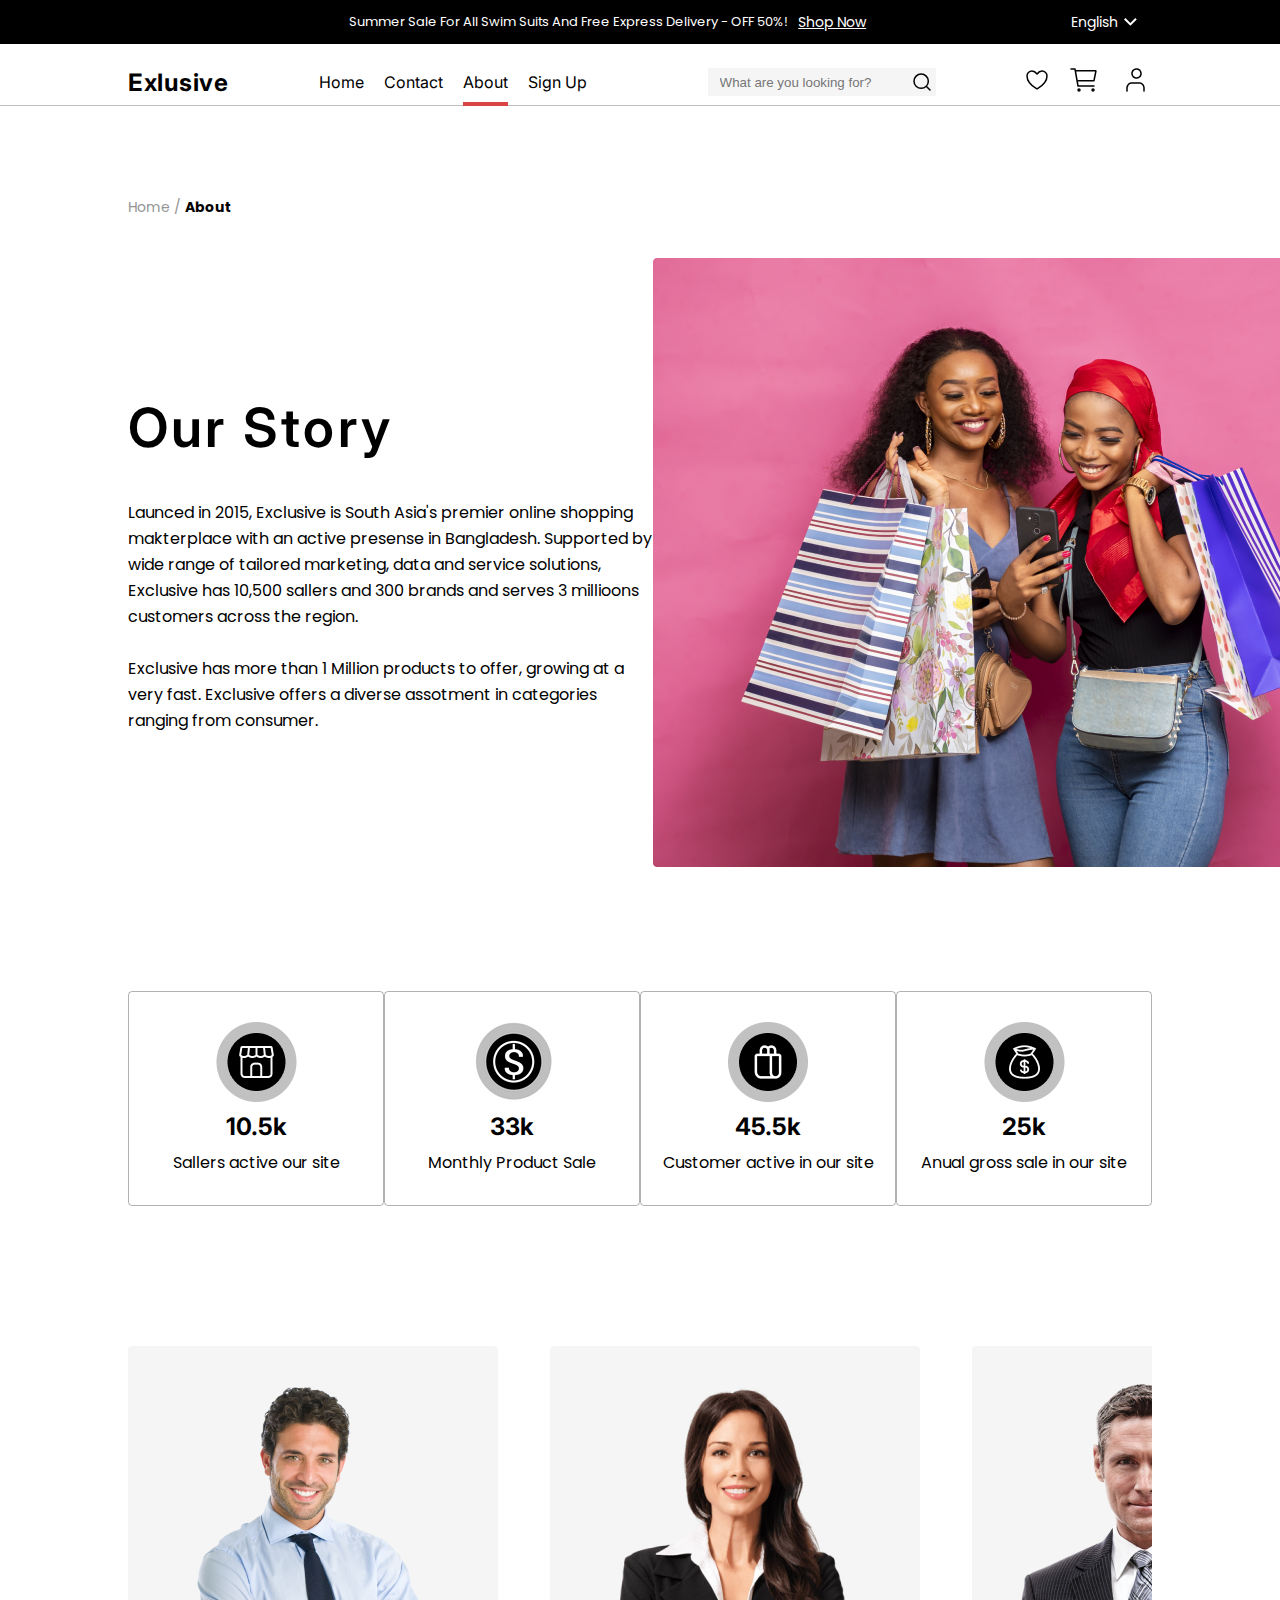
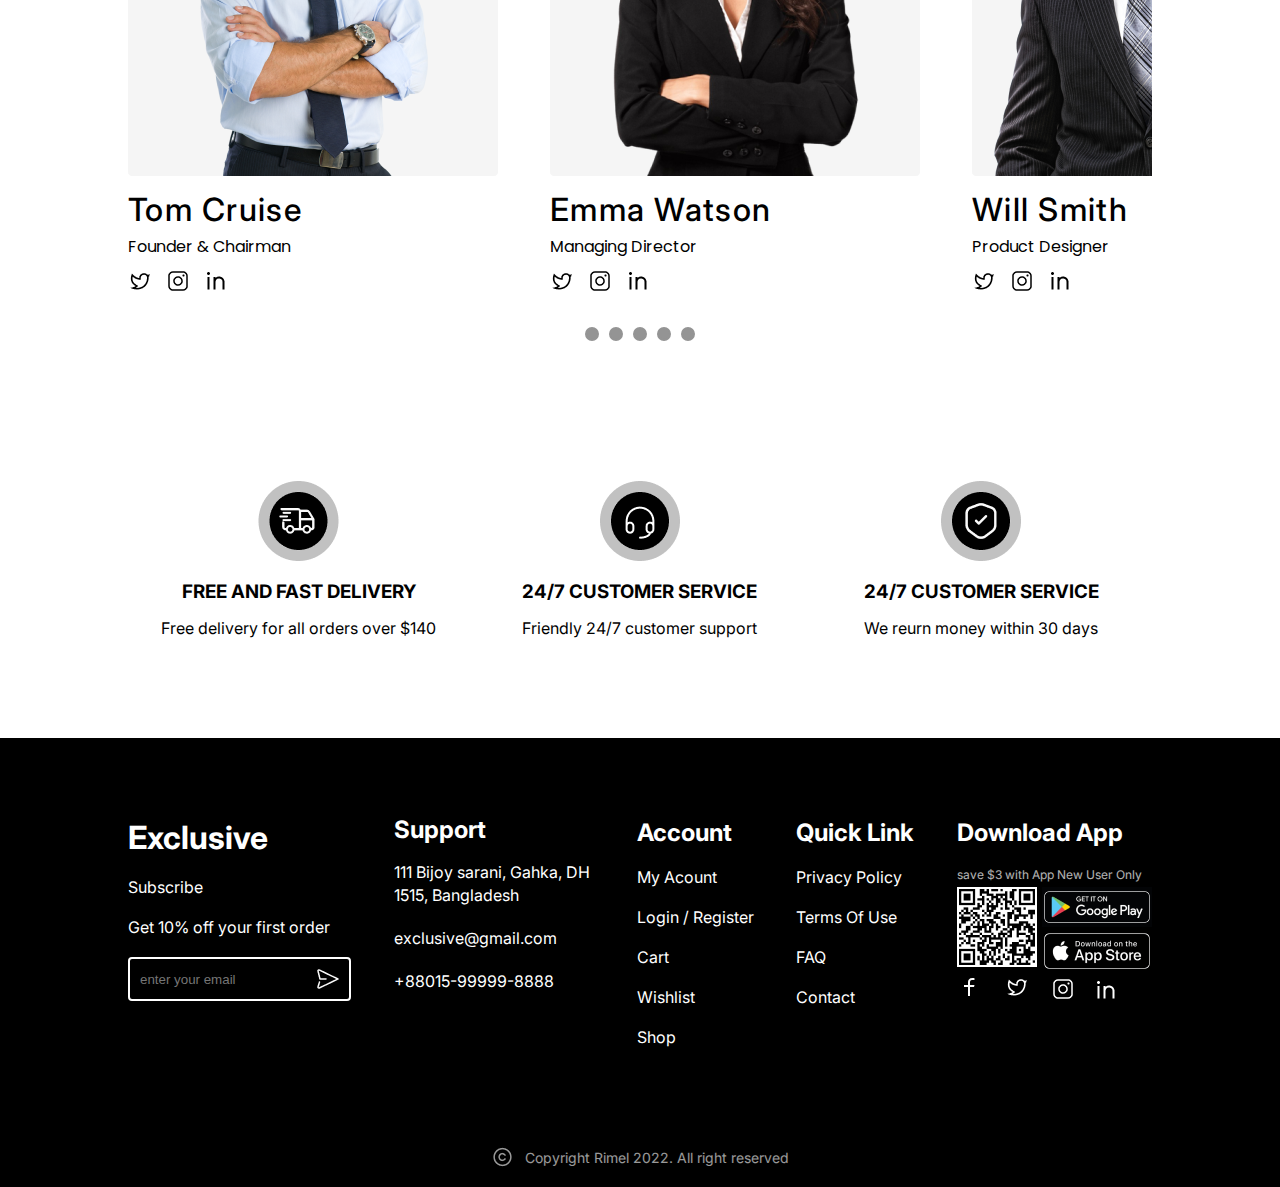
<file: About.html>
<!DOCTYPE html>
<html lang="en">
    <head>
        <meta charset="UTF-8">
        <meta http-equiv="X-UA-Compatible" content="IE=edge">
        <meta name="viewport" content="width=device-width, initial-scale=1.0">
        <link rel="stylesheet" href="https://use.fontawesome.com/releases/v5.15.4/css/all.css" 
        integrity="sha384-DyZ88mC6Up2uqS4h/KRgHuoeGwBcD4Ng9SiP4dIRy0EXTlnuz47vAwmeGwVChigm" 
        crossorigin="anonymous"/>    
        <link rel="stylesheet" href="./css/About.css">
        <title>About</title>
    </head>
    <body>

<!--=====  Header   =====-->

        <header>
                
                <!--=====  Top Header   =====-->

            <div class="top-header">
                <div class="topheader">
                    <p>Summer Sale For All Swim Suits And Free Express Delivery - OFF 50%!</p>
                    <a href="#" class="ShopNow">Shop Now</a>
                    <p class="lang">English <img src="./img/DropDown.svg"></p>
                </div>
                
            </div>

                <!--=====  Bottom Header   =====-->

            <div class="header">
                <h2 class="logo"><a href="#">Exlusive</a></h2>
                <ul class="menu balck-list">
                    <li><a href="./HomePage.html">Home</a></li>
                    <li><a href="./contact.html">Contact</a></li>
                    <li><a class="about" href="#">About</a></li>
                    <li><a href="./Sign-Up.html">Sign Up</a></li>
                </ul>
                <div class="search">
                    <input type="search" placeholder="What are you looking for?">
                    <img src="./img/searchIcon.svg">
                </div>
                <div class="wish-card">
                    <a href="./Wishlist.html"><img src="./img/wishlist.svg"></a>          
                    <a href="./cart.html"><img src="./img/cart.svg"></a>
                <a href="./Account.html"><img src="./img/user.png"></a>
                </div>
            </div>
        </header>

<!--=====  Container  =====-->

        <div class="container">
            <span><a href="./HomePage.html">Home / </a><a href="#"><b>About</b></a></span>
            <div class="Our-Story">
                <div class="Our-Story-Description">
                    <h1>Our Story</h1>
                    <p>Launced in 2015, Exclusive is South Asia's premier online shopping
                     makterplace with an active presense in Bangladesh. Supported
                     by wide range of tailored marketing, data and service solutions,
                     Exclusive has 10,500 sallers and 300 brands and serves 3
                     millioons customers across the region.
                     <br><br>
                     Exclusive has more than 1 Million products to offer, growing at a
                     very fast. Exclusive offers a diverse assotment in categories
                     ranging  from consumer.
                    </p>
                </div>
                <div>
                    <img src="./img/About/SideImage.png">
                </div>
            </div>
        </div>

<!---====  Section 1: Services ======--->

        <div class="section1">
            <div class="service one">
                <img src="./img/About/service1.png">
                <h2>10.5k</h2>
                <p>Sallers active our site </p>
            </div>
            <div class="service two">
                <img src="./img/About/service2.png">
                <h2>33k</h2>
                <p>Monthly Product Sale</p>
            </div>
            <div class="service three">
                <img src="./img/About/service3.png">
                <h2>45.5k</h2>
                <p>Customer active in our site</p>
            </div>
            <div class="service four">
                <img src="./img/About/service4.png">
                <h2>25k</h2>
                <p>Anual gross sale in our site</p>
            </div>
        </div>

<!---====  Section 2: Our Team ======--->

        <div class="section2">
            <div class="team">
                <div class="member one">
                    <img id="slide1" src="./img/About/tom.png">
                    <h1>Tom Cruise</h1>
                    <p>Founder & Chairman</p>
                    <div class="socialmedia">
                        <a href="#"><img src="./img/About/Icon-Twitter.png" alt="twitter"></a>
                        <a href="#"><img src="./img/About/icon-instagram.png" alt="instagram"></a>
                        <a href="#"><img src="./img/About/Icon-Linkedin.png" alt="linkedin"></a>
                    </div>
                </div>
                <div class="member two">
                    <img id="slide2" src="./img/About/emma.png">
                    <h1>Emma Watson</h1>
                    <p>Managing Director</p>
                    <div class="socialmedia">
                        <a href="#"><img src="./img/About/Icon-Twitter.png" alt="twitter"></a>
                        <a href="#"><img src="./img/About/icon-instagram.png" alt="instagram"></a>
                        <a href="#"><img src="./img/About/Icon-Linkedin.png" alt="linkedin"></a>
                    </div>
                </div>
                <div class="member three">
                    <img id="slide3" src="./img/About/smith.png">
                    <h1>Will Smith</h1>
                    <p>Product Designer</p>
                    <div class="socialmedia">
                        <a href="#"><img src="./img/About/Icon-Twitter.png" alt="twitter"></a>
                        <a href="#"><img src="./img/About/icon-instagram.png" alt="instagram"></a>
                        <a href="#"><img src="./img/About/Icon-Linkedin.png" alt="linkedin"></a>
                    </div>
                </div>
                <div class="member four">
                    <img id="slide4" src="./img/About/tom.png">
                    <h1>Will Smith</h1>
                    <p>Product Designer</p>
                    <div class="socialmedia">
                        <a href="#"><img src="./img/About/Icon-Twitter.png" alt="twitter"></a>
                        <a href="#"><img src="./img/About/icon-instagram.png" alt="instagram"></a>
                        <a href="#"><img src="./img/About/Icon-Linkedin.png" alt="linkedin"></a>
                    </div>
                </div>
                <div class="member five">
                    <img id="slide5" src="./img/About/emma.png">
                    <h1>Will Smith</h1>
                    <p>Product Designer</p>
                    <div class="socialmedia">
                        <a href="#"><img src="./img/About/Icon-Twitter.png" alt="twitter"></a>
                        <a href="#"><img src="./img/About/icon-instagram.png" alt="instagram"></a>
                        <a href="#"><img src="./img/About/Icon-Linkedin.png" alt="linkedin"></a>
                    </div>
                </div>
            </div>
            <div class="slider-nav">
                <a href="#slide1"></a>
                <a href="#slide2"></a>
                <a href="#slide3"></a>
                <a href="#slide4"></a>
                <a href="#slide5"></a>
            </div>
        </div>

<!---====  Customer Service ======--->

    <div class="section3">
        <div class="customer-service">
            <div class="free-delivery">
                <img src="./img/customer-service/delivery.png">
                <h3>FREE AND FAST DELIVERY</h3>
                <p>Free delivery for all orders over $140</p>
            </div>
            <div class="customer-support">
                <img src="./img/customer-service/support.png">
                <h3>24/7 CUSTOMER SERVICE</h3>
                <p>Friendly 24/7 customer support</p>
            </div>
            <div class="return-money">
                <img src="./img/customer-service/return.png">
                <h3>24/7 CUSTOMER SERVICE</h3>
                <p>We reurn money within 30 days</p>
            </div>
        </div>
         
    </div>
</main>
        
<!--=====  Footer   =====-->

        <footer>
            <div class="footer-information">

                <div class="subscibe">
                    <ul class="white-list">
                        <li><a href="#"><h1>Exclusive</h1></a></li>
                        <li><a href="#">Subscribe</a></li>
                        <li>Get 10% off your first order</li>
                    </ul>
                    <div class="footeremail">
                        <input type="email" placeholder="enter your email">
                        <img src="./img/sendIcon.png">

                    </div>
                </div>

                <div class="support">
                    <ul class="white-list">
                        <li><a href="#"><h2>Support</h2></a></li>
                        <li><a href="#">111 Bijoy sarani, Gahka, DH 1515, Bangladesh</a></li>
                        <li><a href="#">exclusive@gmail.com</a></li>
                        <li><a href="#">+88015-99999-8888</a></li>
                    </ul>
                </div> 

                <div class="account">
                    <ul class="white-list">
                        <li><a href="#"><h2>Account</h2></a></li>
                        <li><a href="./Account.html">My Acount</a></li>
                        <li><a href="./Sign-Up.html">Login / Register</a></li>
                        <li><a href="./cart.html">Cart</a></li>
                        <li><a href="./Wishlist.html">Wishlist</a></li>
                        <li><a href="#">Shop</a></li>
                    </ul>
                </div>

                <div class="quick-link">
                    <ul class="white-list">
                        <li><a href="#"><h2>Quick Link</h2></a></li>
                        <li><a href="#">Privacy Policy</a></li>
                        <li><a href="#">Terms Of Use</a></li>
                        <li><a href="#">FAQ</a></li>
                        <li><a href="./contact.html">Contact</a></li>
                    </ul>
                </div>

                <div class="download-app">
                    <h2>Download App</h2>
                    <p>save $3 with App New User Only</p>
                    <div class="download">

                        <div class="QR-Code">
                            <img src="./img/Qr-Code.png">
                        </div>

                        <div class="App-store"> 
                            <a href="#"><img src="./img/GooglePlay.png"></a>
                            <a href="#"><img src="./img/AppStore.png"></a>
                        </div>
                    </div>
                        <a class="social" href="#"><img src="./img/Icon-Facebook.svg"></a>
                        <a class="social" href="#"><img src="./img/Icon-Twitter.png"></a>
                        <a class="social" href="#"><img src="./img/instagramicon.png"></a>
                        <a class="social" href="#"><img src="./img/linkdenicon.png"></a>
                </div>
            </div>

            <div class="copyright">
                <img src="./img/icon-copyright.png">
                <p>Copyright Rimel 2022. All right reserved</p>
            </div>

        </footer>
    </body>
</html>
</file>
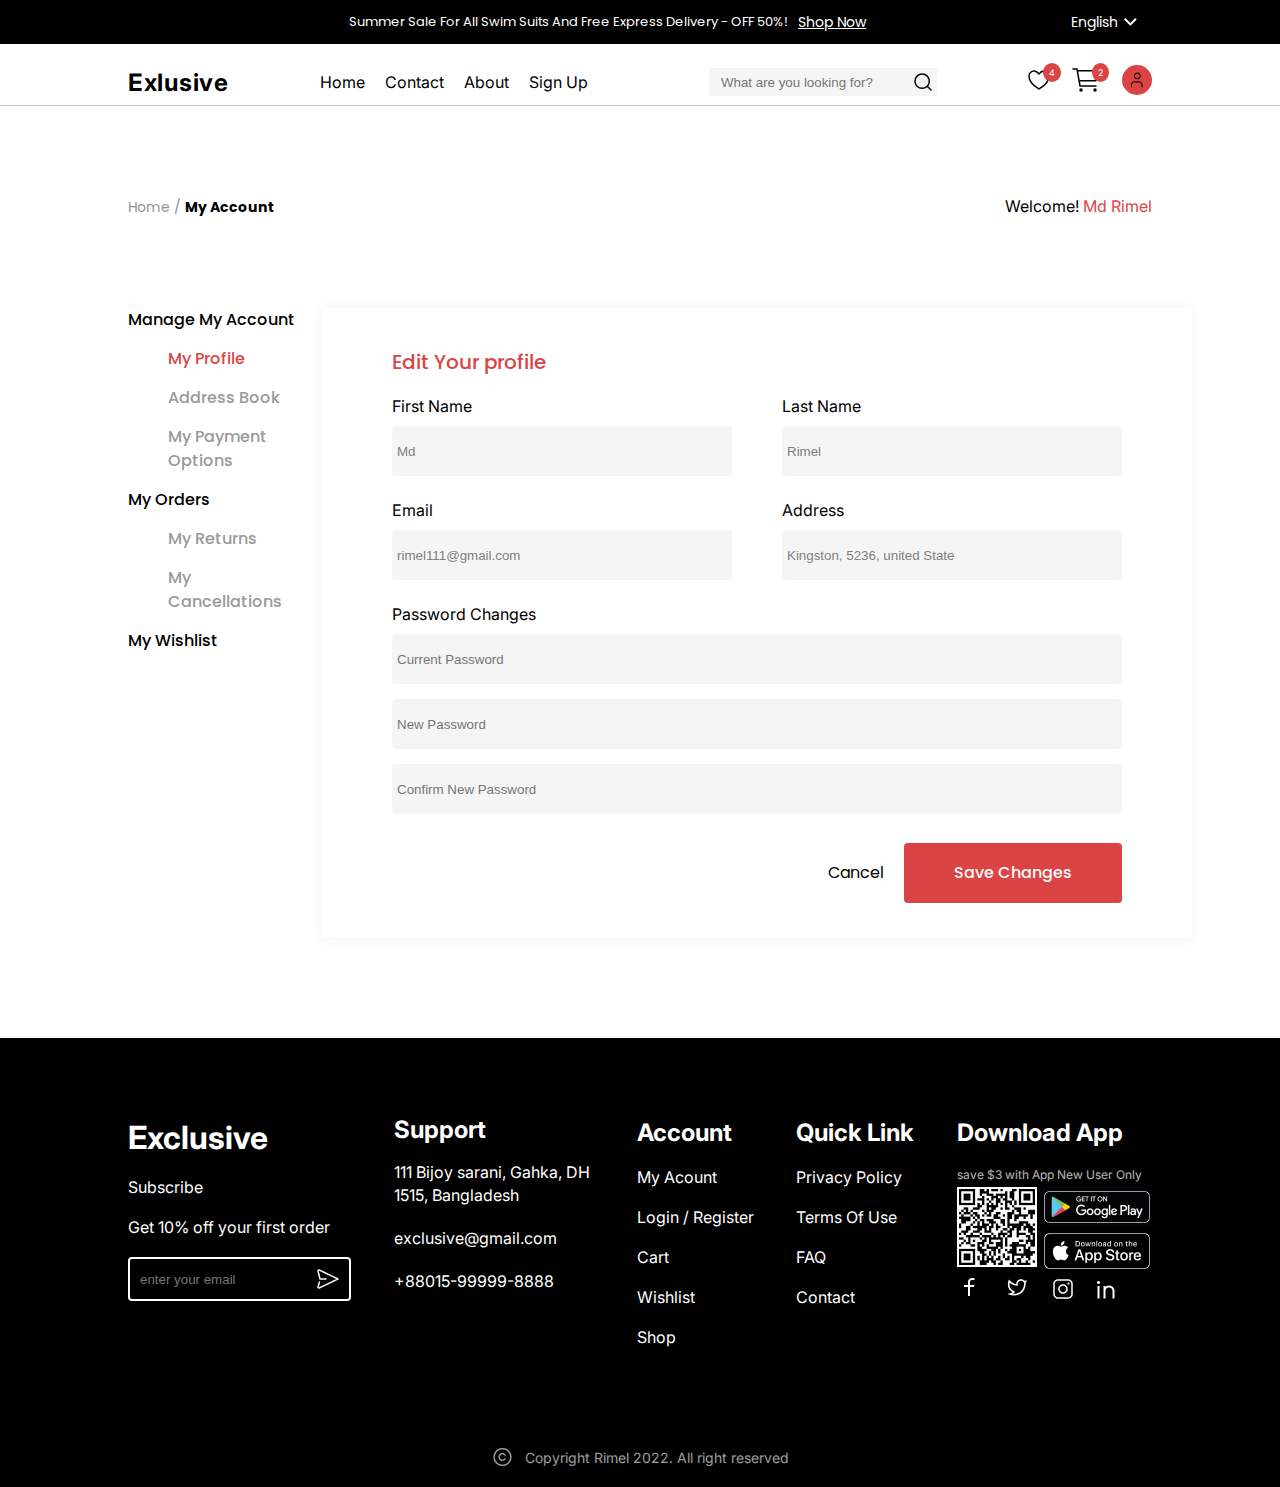
<file: Account.html>
<!DOCTYPE html>
<html lang="en">
<head>
    <meta charset="UTF-8">
    <meta http-equiv="X-UA-Compatible" content="IE=edge">
    <meta name="viewport" content="width=device-width, initial-scale=1.0">
    <link rel="stylesheet" href="https://use.fontawesome.com/releases/v5.15.4/css/all.css" 
    integrity="sha384-DyZ88mC6Up2uqS4h/KRgHuoeGwBcD4Ng9SiP4dIRy0EXTlnuz47vAwmeGwVChigm" 
    crossorigin="anonymous"/>    
    <link rel="stylesheet" href="./css/Account.css">
    <title>Account</title>
</head>
<body>
    
<!--=====  Header   =====-->

        <header>
                    
            <!--=====  Top Header   =====-->

            <div class="top-header">
            <div class="topheader">
                <p>Summer Sale For All Swim Suits And Free Express Delivery - OFF 50%!</p>
                <a href="#" class="ShopNow">Shop Now</a>
                <p class="lang">English <img src="./img/DropDown.svg"></p>
            </div>
            
            </div>

            <!--=====  Bottom Header   =====-->

            <div class="header">
            <h2 class="logo"><a href="./HomePage.html">Exlusive</a></h2>
            <ul class="menu balck-list">
                <li><a class="home" href="./HomePage.html">Home</a></li>
                <li><a href="./contact.html">Contact</a></li>
                <li><a href="./About.html">About</a></li>
                <li><a href="./Sign-Up.html">Sign Up</a></li>
            </ul>
            <div class="search">
                <input type="search" placeholder="What are you looking for?">
                <img src="./img/searchIcon.svg">
            </div>
            <div class="wish-card">
                <a href="./Wishlist.html"><img src="./img/wishlist.svg"></a>
                <span class="span1">4</span>
                <a href="./cart.html"><img src="./img/cart.svg"></a>
                <span class="span2">2</span>
                <a class="user" href="#"><img src="./img/user.png"></a>
            </div>
            </div>
        </header>

<!--=====  Container  =====-->

        <div class="container">
            <div class="welcome">
                <span><a href="./HomePage.html">Home / </a><a href="#"><b>My Account</b></a></span>
                <p>Welcome! <span>Md Rimel</span></p>
            </div>
            <div class="Manage-account">
                <div class="side-menu">
                    <ul>
                        <li>Manage My Account
                            <ul class="sublist">
                                <li><a id="MyProfile" href="#">My Profile</a></li>
                                <li><a href="#">Address Book</a></li>
                                <li><a href="#">My Payment Options</a></li>
                            </ul>
                        </li>
                        <li>My Orders
                            <ul class="sublist">
                                <li><a href="#">My Returns</a></li>
                                <li><a href="#">My Cancellations</a></li>
                            </ul>
                        </li>
                        <li>My Wishlist</li>
                    </ul>
                </div>
                <div class="edit-profile">
                    <div class="profile-info">
                        <h1>Edit Your profile</h1>
                        <div class="change-info">
                            <div class="fullname">
                                <div class="firstname">
                                    <label for="firstname">First Name</label>
                                    <input type="text" id="firstname" value="Md">
                                </div>
                                <div class="lastname">
                                    <label for="lastname">Last Name</label>
                                    <input type="text" id="lastname" value="Rimel">
                                </div>
                            </div>
                            <div class="email-address">
                                <div class="email">
                                    <label for="email">Email</label>
                                    <input type="email" id="email" value="rimel111@gmail.com">
                                </div>
                                <div class="address">
                                    <label for="address">Address</label>
                                    <input type="text" id="address" value="Kingston, 5236, united State">
                                </div>
                            </div>
                            <div class="password">
                                <label for="password">Password Changes</label>
                                <input type="password" id="password" placeholder="Current Password">
                                <input type="password" id="password" placeholder="New Password">
                                <input type="password" id="password" placeholder="Confirm New Password">
                            </div>
                            <div class="save-change">
                                <a href="#">Cancel</a>
                                <button>Save Changes</button>
                            </div>
                        </div>
                    </div>
                </div>
            </div>
        </div>

<!--=====  Footer   =====-->

        <footer>
            <div class="footer-information">

                <div class="subscibe">
                    <ul class="white-list">
                        <li><a href="#"><h1>Exclusive</h1></a></li>
                        <li><a href="#">Subscribe</a></li>
                        <li>Get 10% off your first order</li>
                    </ul>
                    <div class="footeremail">
                        <input type="email" placeholder="enter your email">
                        <img src="./img/sendIcon.png">

                    </div>
                </div>

                <div class="support">
                    <ul class="white-list">
                        <li><a href="#"><h2>Support</h2></a></li>
                        <li><a href="#">111 Bijoy sarani, Gahka, DH 1515, Bangladesh</a></li>
                        <li><a href="#">exclusive@gmail.com</a></li>
                        <li><a href="#">+88015-99999-8888</a></li>
                    </ul>
                </div> 

                <div class="account">
                    <ul class="white-list">
                        <li><a href="#"><h2>Account</h2></a></li>
                        <li><a href="#">My Acount</a></li>
                        <li><a href="./Sign-Up.html">Login / Register</a></li>
                        <li><a href="./cart.html">Cart</a></li>
                        <li><a href="#">Wishlist</a></li>
                        <li><a href="#">Shop</a></li>
                    </ul>
                </div>

                <div class="quick-link">
                    <ul class="white-list">
                        <li><a href="#"><h2>Quick Link</h2></a></li>
                        <li><a href="#">Privacy Policy</a></li>
                        <li><a href="#">Terms Of Use</a></li>
                        <li><a href="#">FAQ</a></li>
                        <li><a href="./contact.html">Contact</a></li>
                    </ul>
                </div>

                <div class="download-app">
                    <h2>Download App</h2>
                    <p>save $3 with App New User Only</p>
                    <div class="download">

                        <div class="QR-Code">
                            <img src="./img/Qr-Code.png">
                        </div>

                        <div class="App-store"> 
                            <a href="#"><img src="./img/GooglePlay.png"></a>
                            <a href="#"><img src="./img/AppStore.png"></a>
                        </div>
                    </div>
                        <a class="social" href="#"><img src="./img/Icon-Facebook.svg"></a>
                        <a class="social" href="#"><img src="./img/Icon-Twitter.png"></a>
                        <a class="social" href="#"><img src="./img/instagramicon.png"></a>
                        <a class="social" href="#"><img src="./img/linkdenicon.png"></a>
                </div>
            </div>

            <div class="copyright">
                <img src="./img/icon-copyright.png">
                <p>Copyright Rimel 2022. All right reserved</p>
            </div>

        </footer>
    </body>
</html>
</file>
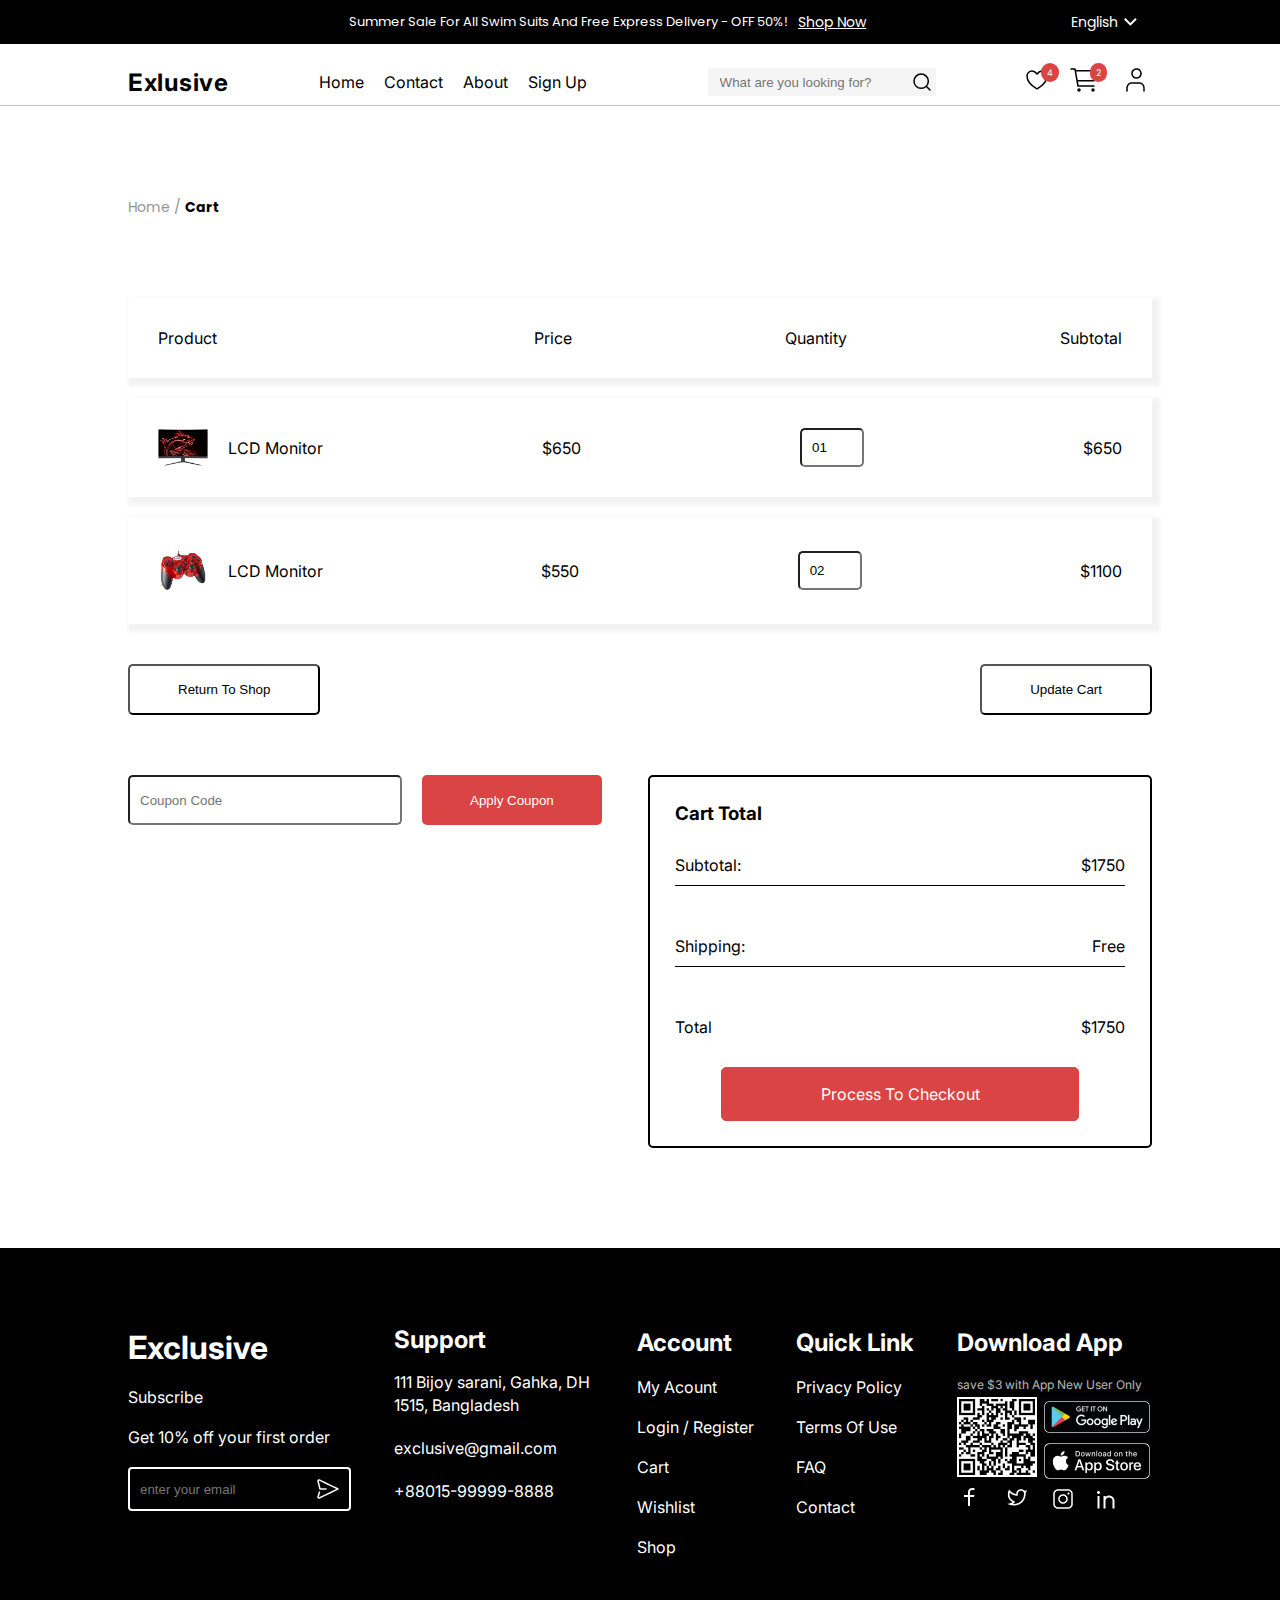
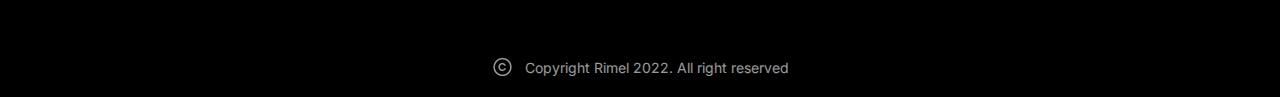
<file: cart.html>
<!DOCTYPE html>
<html lang="en">
    <head>
        <meta charset="UTF-8">
        <meta http-equiv="X-UA-Compatible" content="IE=edge">
        <meta name="viewport" content="width=device-width, initial-scale=1.0">
        <link rel="stylesheet" href="https://use.fontawesome.com/releases/v5.15.4/css/all.css" integrity="sha384-DyZ88mC6Up2uqS4h/KRgHuoeGwBcD4Ng9SiP4dIRy0EXTlnuz47vAwmeGwVChigm" crossorigin="anonymous"/>    
        <link rel="stylesheet" href="./css/cart.css">
        <title>Cart</title>
    </head>
    <body>

    <!--=====  Header   =====-->

        <header>
                
                <!--=====  Top Header   =====-->

            <div class="top-header">
                <div class="topheader">
                    <p>Summer Sale For All Swim Suits And Free Express Delivery - OFF 50%!</p>
                    <a href="#" class="ShopNow">Shop Now</a>
                    <p class="lang">English <img src="./img/DropDown.svg"></p>
                </div>
                
            </div>

                <!--=====  Bottom Header   =====-->

            <div class="header">
                <h2 class="logo"><a href="./HomePage.html">Exlusive</a></h2>
                <ul class="menu balck-list">
                    <li><a class="home" href="./HomePage.html">Home</a></li>
                    <li><a href="#">Contact</a></li>
                    <li><a href="./About.html">About</a></li>
                    <li><a href="./Sign-Up.html">Sign Up</a></li>
                </ul>
                <div class="search">
                    <input type="search" placeholder="What are you looking for?">
                    <img src="./img/searchIcon.svg">
                </div>
                <div class="wish-card">
                    <a href="./Wishlist.html"><img src="./img/wishlist.svg"></a>
                    <span class="span1">4</span>
                    <a href="#"><img src="./img/cart.svg"></a>
                    <span class="span2">2</span>
                    <a href="./Account.html"><img src="./img/user.png"></a>
                </div>
            </div>
        </header>

    <!--=====  Container  =====-->

        <div class="container">
            <span><a href="./HomePage.html">Home / </a><a href="#"><b>Cart</b></a></span>
            <div class="my-product"> 
                <div class="thead">
                    <p>Product</p>
                    <p>Price</p>
                    <p>Quantity</p>
                    <p>Subtotal</p>
                </div>
                <div class="tbody1">
                    <div class="product-in-cart1">
                        <img width="50px" src="./img/ecron.png">
                        <p>LCD Monitor</p>
                    </div>
                    <p>$650</p>
                    <input type="number" min="1" value="01">
                    <p>$650</p>
                </div>
                <div class="tbody2">
                    <div class="product-in-cart2">
                        <img width="50px" src="./img/playercontrol.png">
                        <p>LCD Monitor</p>
                    </div>
                    <p>$550</p>
                    <input type="number" min="1" value="02">
                    <p>$1100</p>
                </div>
                <div class="return-update">
                    <button>Return To Shop</button>
                    <button>Update Cart</button>
                </div>
                <div class="checkout">
                    <div class="coupon-code">
                        <input type="text" placeholder="Coupon Code">
                        <button>Apply Coupon</button>
                    </div>
                    <div class="cart-total">
                        <h3>Cart Total</h3>
                        <div class="subtotal">
                            <p>Subtotal:</p>
                            <p>$1750</p>
                        </div>
                        <div class="shipping">
                            <p>Shipping:</p>
                            <p>Free</p>
                        </div>
                        <div>
                            <p>Total</p>
                            <p>$1750</p>
                        </div>
                        <a href="./CheckOut.html">Process To Checkout</a>
                    </div>
                </div>
            </div>
        </div>
        

    <!--=====  Footer   =====-->

        <footer>
            <div class="footer-information">

                <div class="subscibe">
                    <ul class="white-list">
                        <li><a href="#"><h1>Exclusive</h1></a></li>
                        <li><a href="#">Subscribe</a></li>
                        <li>Get 10% off your first order</li>
                    </ul>
                    <div class="footeremail">
                        <input type="email" placeholder="enter your email">
                        <img src="./img/sendIcon.png">

                    </div>
                </div>

                <div class="support">
                    <ul class="white-list">
                        <li><a href="#"><h2>Support</h2></a></li>
                        <li><a href="#">111 Bijoy sarani, Gahka, DH 1515, Bangladesh</a></li>
                        <li><a href="#">exclusive@gmail.com</a></li>
                        <li><a href="#">+88015-99999-8888</a></li>
                    </ul>
                </div> 

                <div class="account">
                    <ul class="white-list">
                        <li><a href="#"><h2>Account</h2></a></li>
                        <li><a href="./Account.html">My Acount</a></li>
                        <li><a href="./Sign-Up.html">Login / Register</a></li>
                        <li><a href="#">Cart</a></li>
                        <li><a href="./Wishlist.html">Wishlist</a></li>
                        <li><a href="#">Shop</a></li>
                    </ul>
                </div>

                <div class="quick-link">
                    <ul class="white-list">
                        <li><a href="#"><h2>Quick Link</h2></a></li>
                        <li><a href="#">Privacy Policy</a></li>
                        <li><a href="#">Terms Of Use</a></li>
                        <li><a href="#">FAQ</a></li>
                        <li><a href="#">Contact</a></li>
                    </ul>
                </div>

                <div class="download-app">
                    <h2>Download App</h2>
                    <p>save $3 with App New User Only</p>
                    <div class="download">

                        <div class="QR-Code">
                            <img src="./img/Qr-Code.png">
                        </div>

                        <div class="App-store"> 
                            <a href="#"><img src="./img/GooglePlay.png"></a>
                            <a href="#"><img src="./img/AppStore.png"></a>
                        </div>
                    </div>
                        <a class="social" href="#"><img src="./img/Icon-Facebook.svg"></a>
                        <a class="social" href="#"><img src="./img/Icon-Twitter.png"></a>
                        <a class="social" href="#"><img src="./img/instagramicon.png"></a>
                        <a class="social" href="#"><img src="./img/linkdenicon.png"></a>
                </div>
            </div>

            <div class="copyright">
                <img src="./img/icon-copyright.png">
                <p>Copyright Rimel 2022. All right reserved</p>
            </div>

        </footer>
    </body>
</html>
</file>
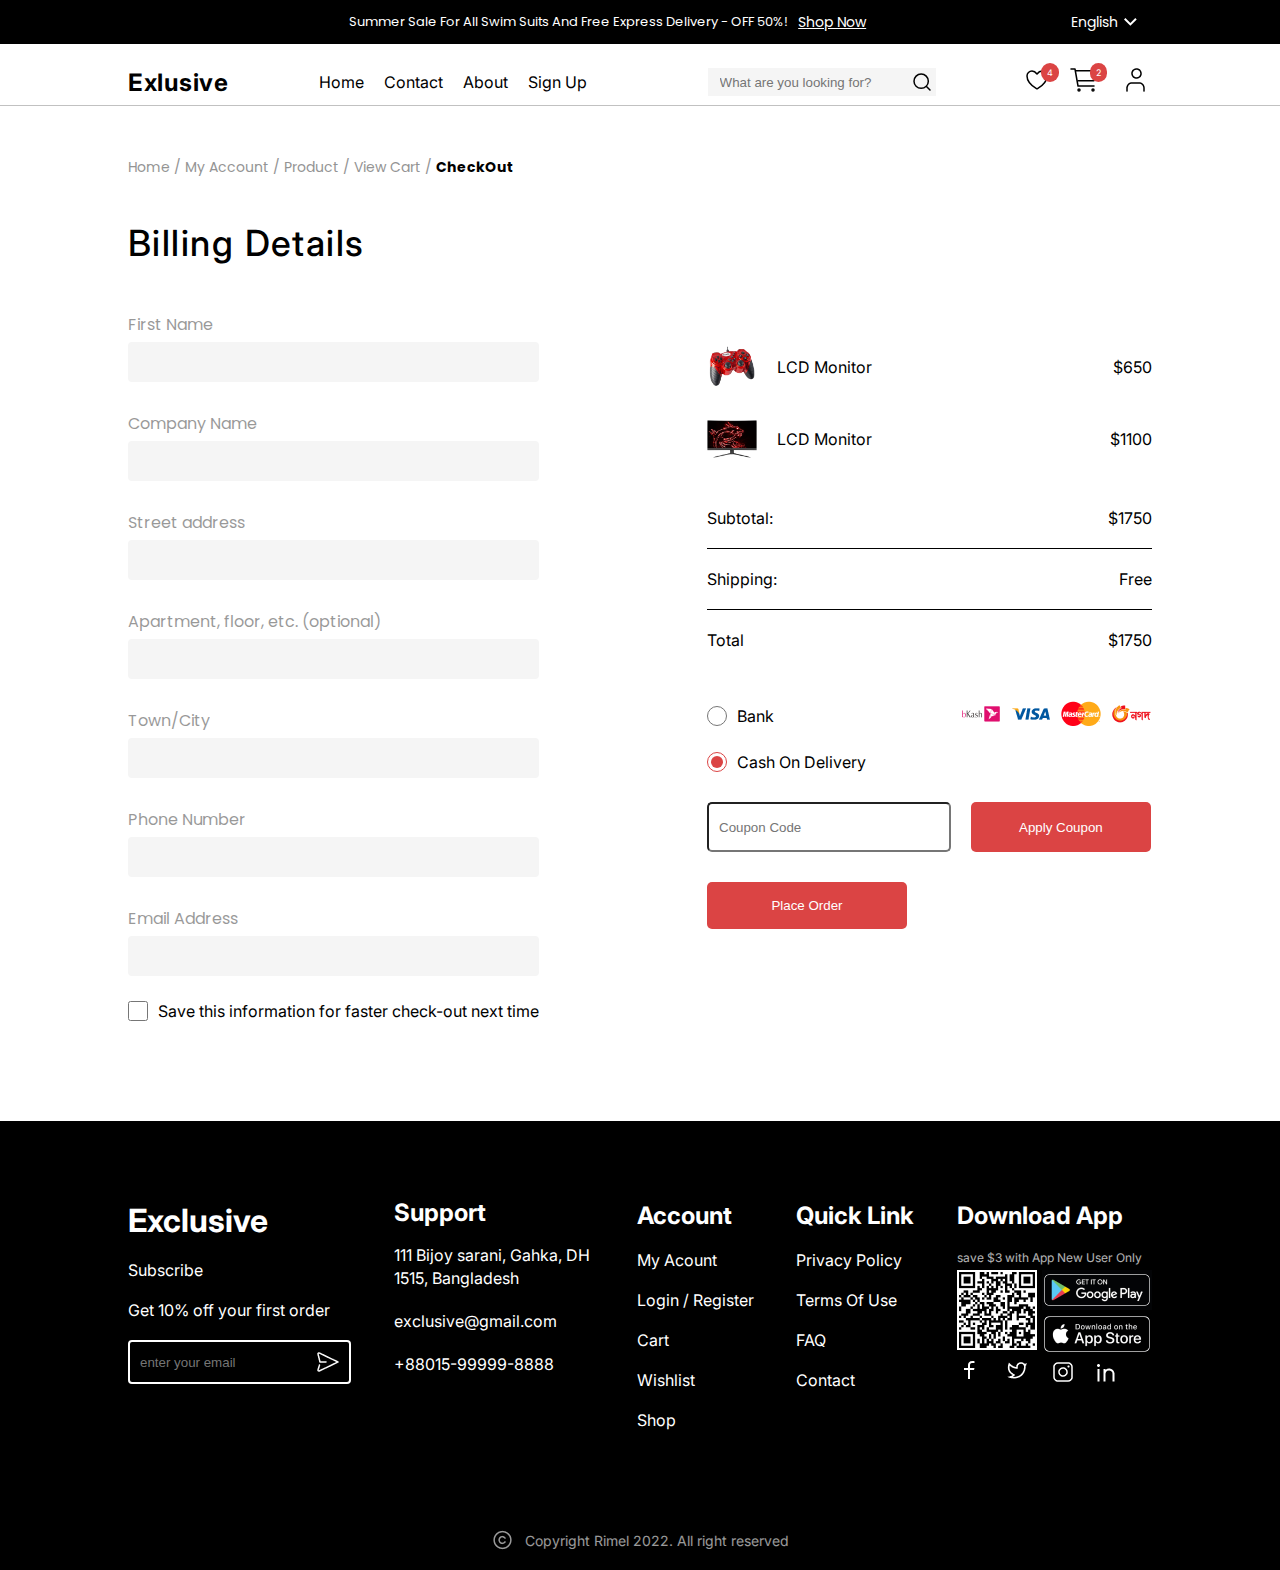
<file: CheckOut.html>
<!DOCTYPE html>
<html lang="en">
<head>
    <meta charset="UTF-8">
    <meta http-equiv="X-UA-Compatible" content="IE=edge">
    <meta name="viewport" content="width=device-width, initial-scale=1.0">
    <link rel="stylesheet" href="https://use.fontawesome.com/releases/v5.15.4/css/all.css" 
    integrity="sha384-DyZ88mC6Up2uqS4h/KRgHuoeGwBcD4Ng9SiP4dIRy0EXTlnuz47vAwmeGwVChigm" 
    crossorigin="anonymous"/>    
    <link rel="stylesheet" href="./css/CheckOut.css">
    <title>CheckOut</title>
</head>
<body>
    
<!--=====  Header   =====-->

    <header>
                
        <!--=====  Top Header   =====-->

        <div class="top-header">
        <div class="topheader">
            <p>Summer Sale For All Swim Suits And Free Express Delivery - OFF 50%!</p>
            <a href="#" class="ShopNow">Shop Now</a>
            <p class="lang">English <img src="./img/DropDown.svg"></p>
        </div>
        
        </div>

        <!--=====  Bottom Header   =====-->

        <div class="header">
        <h2 class="logo"><a href="./HomePage.html">Exlusive</a></h2>
        <ul class="menu balck-list">
            <li><a class="home" href="./HomePage.html">Home</a></li>
            <li><a href="./contact.html">Contact</a></li>
            <li><a href="./About.html">About</a></li>
            <li><a href="./Sign-Up.html">Sign Up</a></li>
        </ul>
        <div class="search">
            <input type="search" placeholder="What are you looking for?">
            <img src="./img/searchIcon.svg">
        </div>
        <div class="wish-card">
            <a href="./Wishlist.html"><img src="./img/wishlist.svg"></a>
            <span class="span1">4</span>
            <a href="./cart.html"><img src="./img/cart.svg"></a>
            <span class="span2">2</span>
            <a href="./Account.html"><img src="./img/user.png"></a>
        </div>
        </div>
    </header>
    
<!--=====  Container  =====-->

    <div class="container">
        <span><a href="./HomePage.html">Home / </a><a href="./Account.html">My Account / </a><a href="#">Product / </a> <a href="./cart.html">View Cart / </a><a href="#"><b>CheckOut</b></a></span>
        <h1>Billing Details</h1>
        <div class="checkout">
            <div class="customer-info">
                <label for="firstname">First Name</label>
                <input type="text" id="firstname">
                <label for="company-name">Company Name</label>
                <input type="text" id="company-name">
                <label for="Street">Street address</label>
                <input type="text" id="Street">
                <label for="Apartment">Apartment, floor, etc. (optional)</label>
                <input type="text" id="Apartment">
                <label for="Town">Town/City</label>
                <input type="text" id="Town">
                <label for="Phone-number">Phone Number</label>
                <input type="tel" id="Phone-number">
                <label for="email">Email Address</label>
                <input type="email" id="email">
                <div class="checkbox">
                    <input type="checkbox" id="checkbox" name="checkbox" value="1">
                    <label for="checkbox">Save this information for faster check-out next time</label>
                </div>
            </div>
            <div class="checkout-info">
                <div class="product1-detail">
                    <div class="product1">
                        <img width="50px" src="./img/playercontrol.png">
                        <p>LCD Monitor</p>
                    </div>
                    <p>$650</p>
                </div>
                <div class="product2-detail">
                    <div class="product2">
                        <img width="50px" src="./img/ecron.png">
                        <p>LCD Monitor</p>
                    </div>
                    <p>$1100</p>
                </div>
                <div class="cart-total">
                    <div class="subtotal">
                        <p>Subtotal:</p>
                        <p>$1750</p>
                    </div>
                    <div class="shipping">
                        <p>Shipping:</p>
                        <p>Free</p>
                    </div>
                    <div>
                        <p>Total</p>
                        <p>$1750</p>
                    </div>
                </div>
                <div class="pay-method">
                    <div class="bank-type">
                        <div class="pay-by-bank">
                            <input type="radio" id="bank" name="pay" value="bank">
                            <label for="bank">Bank</label>
                        </div>
                        <label for="bank"><img src="./img/bank-type.png"></label>
                    </div>
                    <div class="cash-on-delivery">
                        <input type="radio" id="CashOnDelivery" name="pay" value="CashOnDelivery" checked>
                        <label for="CashOnDelivery">Cash On Delivery</label>
                    </div>
                </div>
                <div class="coupon-code">
                    <input type="text" placeholder="Coupon Code">
                    <button>Apply Coupon</button>
                </div>
                <button id="place-order">Place Order</button>
            </div>
        </div>
    </div>

<!--=====  Footer   =====-->

    <footer>
        <div class="footer-information">

            <div class="subscibe">
                <ul class="white-list">
                    <li><a href="#"><h1>Exclusive</h1></a></li>
                    <li><a href="#">Subscribe</a></li>
                    <li>Get 10% off your first order</li>
                </ul>
                <div class="footeremail">
                    <input type="email" placeholder="enter your email">
                    <img src="./img/sendIcon.png">

                </div>
            </div>

            <div class="support">
                <ul class="white-list">
                    <li><a href="#"><h2>Support</h2></a></li>
                    <li><a href="#">111 Bijoy sarani, Gahka, DH 1515, Bangladesh</a></li>
                    <li><a href="#">exclusive@gmail.com</a></li>
                    <li><a href="#">+88015-99999-8888</a></li>
                </ul>
            </div> 

            <div class="account">
                <ul class="white-list">
                    <li><a href="#"><h2>Account</h2></a></li>
                    <li><a href="./Account.html">My Acount</a></li>
                    <li><a href="./Sign-Up.html">Login / Register</a></li>
                    <li><a href="./cart.html">Cart</a></li>
                    <li><a href="./Wishlist.html">Wishlist</a></li>
                    <li><a href="#">Shop</a></li>
                </ul>
            </div>

            <div class="quick-link">
                <ul class="white-list">
                    <li><a href="#"><h2>Quick Link</h2></a></li>
                    <li><a href="#">Privacy Policy</a></li>
                    <li><a href="#">Terms Of Use</a></li>
                    <li><a href="#">FAQ</a></li>
                    <li><a href="./contact.html">Contact</a></li>
                </ul>
            </div>

            <div class="download-app">
                <h2>Download App</h2>
                <p>save $3 with App New User Only</p>
                <div class="download">

                    <div class="QR-Code">
                        <img src="./img/Qr-Code.png">
                    </div>

                    <div class="App-store"> 
                        <a href="#"><img src="./img/GooglePlay.png"></a>
                        <a href="#"><img src="./img/AppStore.png"></a>
                    </div>
                </div>
                    <a class="social" href="#"><img src="./img/Icon-Facebook.svg"></a>
                    <a class="social" href="#"><img src="./img/Icon-Twitter.png"></a>
                    <a class="social" href="#"><img src="./img/instagramicon.png"></a>
                    <a class="social" href="#"><img src="./img/linkdenicon.png"></a>
            </div>
        </div>

        <div class="copyright">
            <img src="./img/icon-copyright.png">
            <p>Copyright Rimel 2022. All right reserved</p>
        </div>

    </footer>
</body>
</html>
</file>
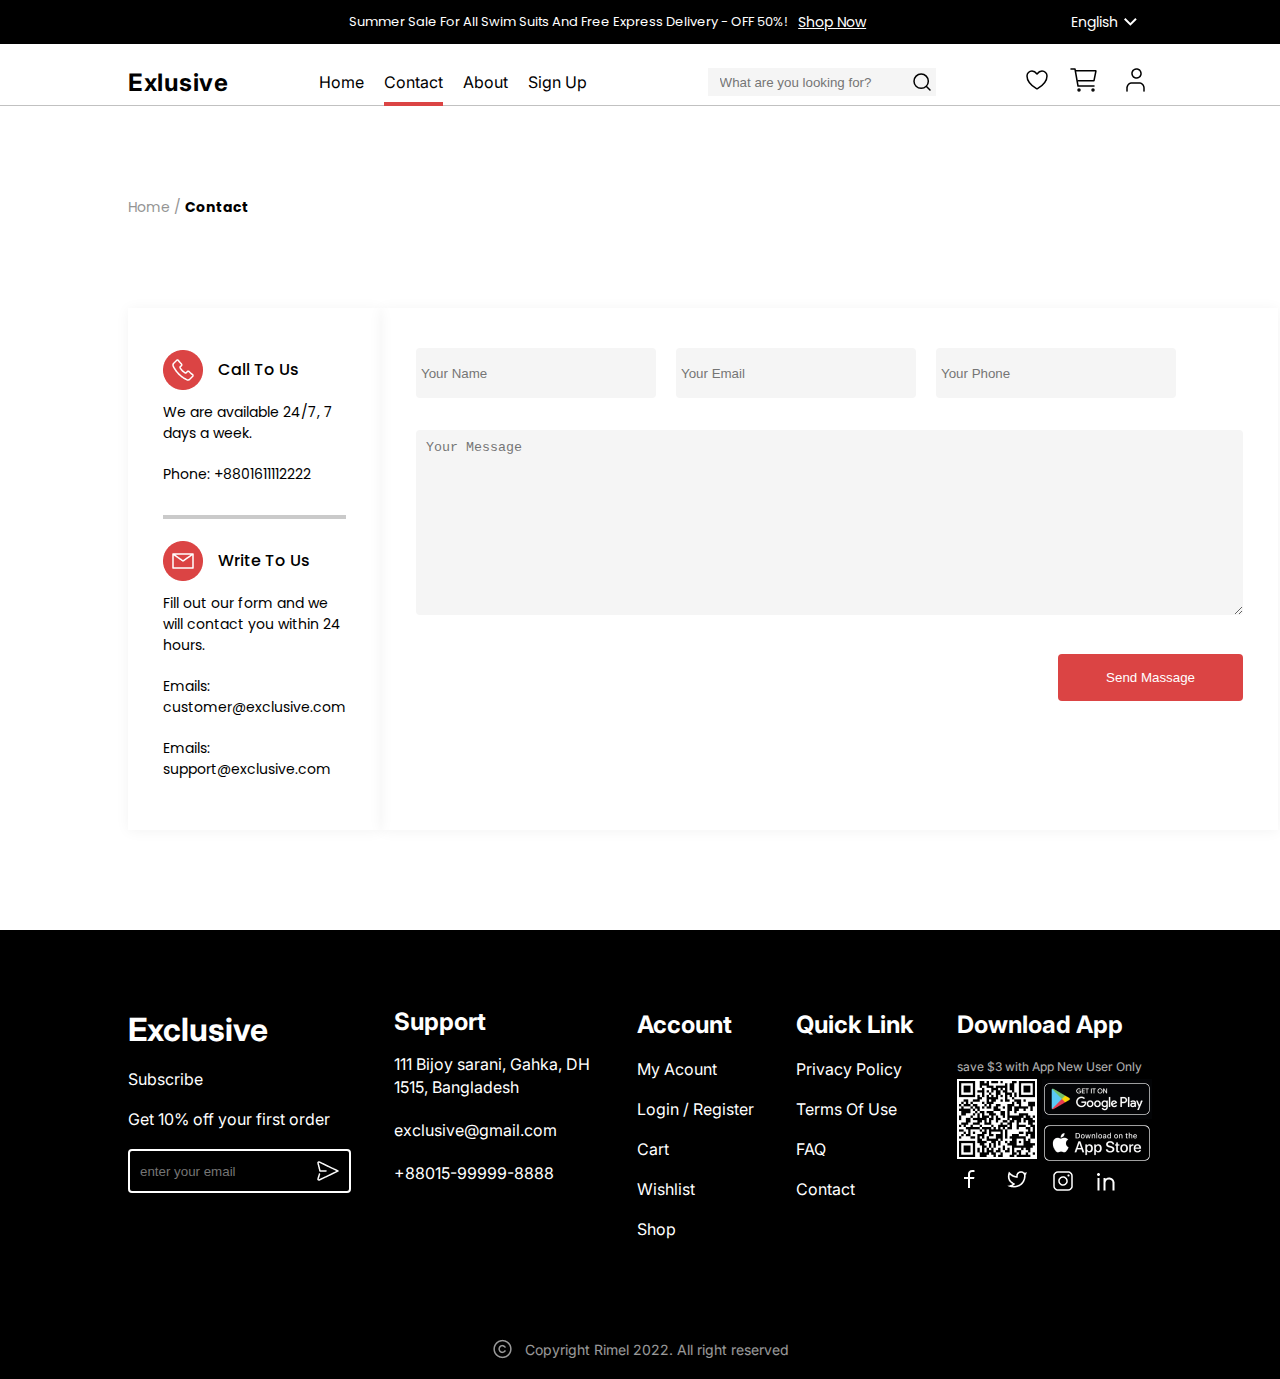
<file: contact.html>
<!DOCTYPE html>
<html lang="en">
    <head>
        <meta charset="UTF-8">
        <meta http-equiv="X-UA-Compatible" content="IE=edge">
        <meta name="viewport" content="width=device-width, initial-scale=1.0">
        <link rel="stylesheet" href="https://use.fontawesome.com/releases/v5.15.4/css/all.css" 
        integrity="sha384-DyZ88mC6Up2uqS4h/KRgHuoeGwBcD4Ng9SiP4dIRy0EXTlnuz47vAwmeGwVChigm" 
        crossorigin="anonymous"/>    
        <link rel="stylesheet" href="./css/contact.css">
        <title>Contact</title>
    </head>
    <body>

<!--=====  Header   =====-->

        <header>
                
                <!--=====  Top Header   =====-->

            <div class="top-header">
                <div class="topheader">
                    <p>Summer Sale For All Swim Suits And Free Express Delivery - OFF 50%!</p>
                    <a href="#" class="ShopNow">Shop Now</a>
                    <p class="lang">English <img src="./img/DropDown.svg"></p>
                </div>
                
            </div>

                <!--=====  Bottom Header   =====-->

            <div class="header">
                <h2 class="logo"><a href="#">Exlusive</a></h2>
                <ul class="menu balck-list">
                    <li><a href="./HomePage.html">Home</a></li>
                    <li><a class="contact" href="#con-tact">Contact</a></li>
                    <li><a href="./About.html">About</a></li>
                    <li><a href="./Sign-Up.html">Sign Up</a></li>
                </ul>
                <div class="search">
                    <input type="search" placeholder="What are you looking for?">
                    <img src="./img/searchIcon.svg">
                </div>
                <div class="wish-card">
                    <a href="./Wishlist.html"><img src="./img/wishlist.svg"></a>          
                    <a href="./cart.html"><img src="./img/cart.svg"></a>
                <a href="./Account.html"><img src="./img/user.png"></a>
                </div>
            </div>
        </header>

<!--=====  Container   =====-->
        
        <div class="container">
            <span><a href="./HomePage.html">Home / </a><a href="#"><b>Contact</b></a></span>
            <div class="Contact-Us">
                <div class="info">
                    <div class="call">
                        <img src="./img/contact/icons-phone.png">
                        <p>Call To Us</p>
                    </div>
                    <p>We are available 24/7, 7 days a week.</p>
                    <p>Phone: +8801611112222</p>
                    <hr>
                    <div class="write-email">
                        <img src="./img/contact/icons-mail.png">
                        <p>Write To Us</p>
                    </div>
                    <p>Fill out our form and we will contact you within 24 hours.</p>
                    <p>Emails: customer@exclusive.com</p>
                    <p>Emails: support@exclusive.com</p>
                </div>
                <div class="send-messsage">
                    <div class="your-info">
                        <input type="text" placeholder="Your Name">
                        <input type="email" placeholder="Your Email">
                        <input type="tel" placeholder="Your Phone">
                    </div>
                    <div class="write-message">
                        <textarea cols="99" rows="11" placeholder="Your Message"></textarea>
                    </div>
                    <div class="send-button">
                        <button>Send Massage</button>
                    </div>
                </div>
            </div>
        </div>
<!--=====  Footer   =====-->

        <footer>
            <div class="footer-information">

                <div class="subscibe">
                    <ul class="white-list">
                        <li><a href="#"><h1>Exclusive</h1></a></li>
                        <li><a href="#">Subscribe</a></li>
                        <li>Get 10% off your first order</li>
                    </ul>
                    <div class="footeremail">
                        <input type="email" placeholder="enter your email">
                        <img src="./img/sendIcon.png">

                    </div>
                </div>

                <div class="support">
                    <ul class="white-list">
                        <li><a href="#"><h2>Support</h2></a></li>
                        <li><a href="#">111 Bijoy sarani, Gahka, DH 1515, Bangladesh</a></li>
                        <li><a href="#">exclusive@gmail.com</a></li>
                        <li><a href="#">+88015-99999-8888</a></li>
                    </ul>
                </div> 

                <div class="account">
                    <ul class="white-list">
                        <li><a href="#"><h2>Account</h2></a></li>
                        <li><a href="./Account.html">My Acount</a></li>
                        <li><a href="./Sign-Up.html">Login / Register</a></li>
                        <li><a href="./cart.html">Cart</a></li>
                        <li><a href="./Wishlist.html">Wishlist</a></li>
                        <li><a href="#">Shop</a></li>
                    </ul>
                </div>

                <div class="quick-link">
                    <ul class="white-list">
                        <li><a href="#"><h2>Quick Link</h2></a></li>
                        <li><a href="#">Privacy Policy</a></li>
                        <li><a href="#">Terms Of Use</a></li>
                        <li><a href="#">FAQ</a></li>
                        <li><a href="#">Contact</a></li>
                    </ul>
                </div>

                <div class="download-app">
                    <h2>Download App</h2>
                    <p>save $3 with App New User Only</p>
                    <div class="download">

                        <div class="QR-Code">
                            <img src="./img/Qr-Code.png">
                        </div>

                        <div class="App-store"> 
                            <a href="#"><img src="./img/GooglePlay.png"></a>
                            <a href="#"><img src="./img/AppStore.png"></a>
                        </div>
                    </div>
                        <a class="social" href="#"><img src="./img/Icon-Facebook.svg"></a>
                        <a class="social" href="#"><img src="./img/Icon-Twitter.png"></a>
                        <a class="social" href="#"><img src="./img/instagramicon.png"></a>
                        <a class="social" href="#"><img src="./img/linkdenicon.png"></a>
                </div>
            </div>

            <div class="copyright">
                <img src="./img/icon-copyright.png">
                <p>Copyright Rimel 2022. All right reserved</p>
            </div>

        </footer>
    </body>
</html>
</file>
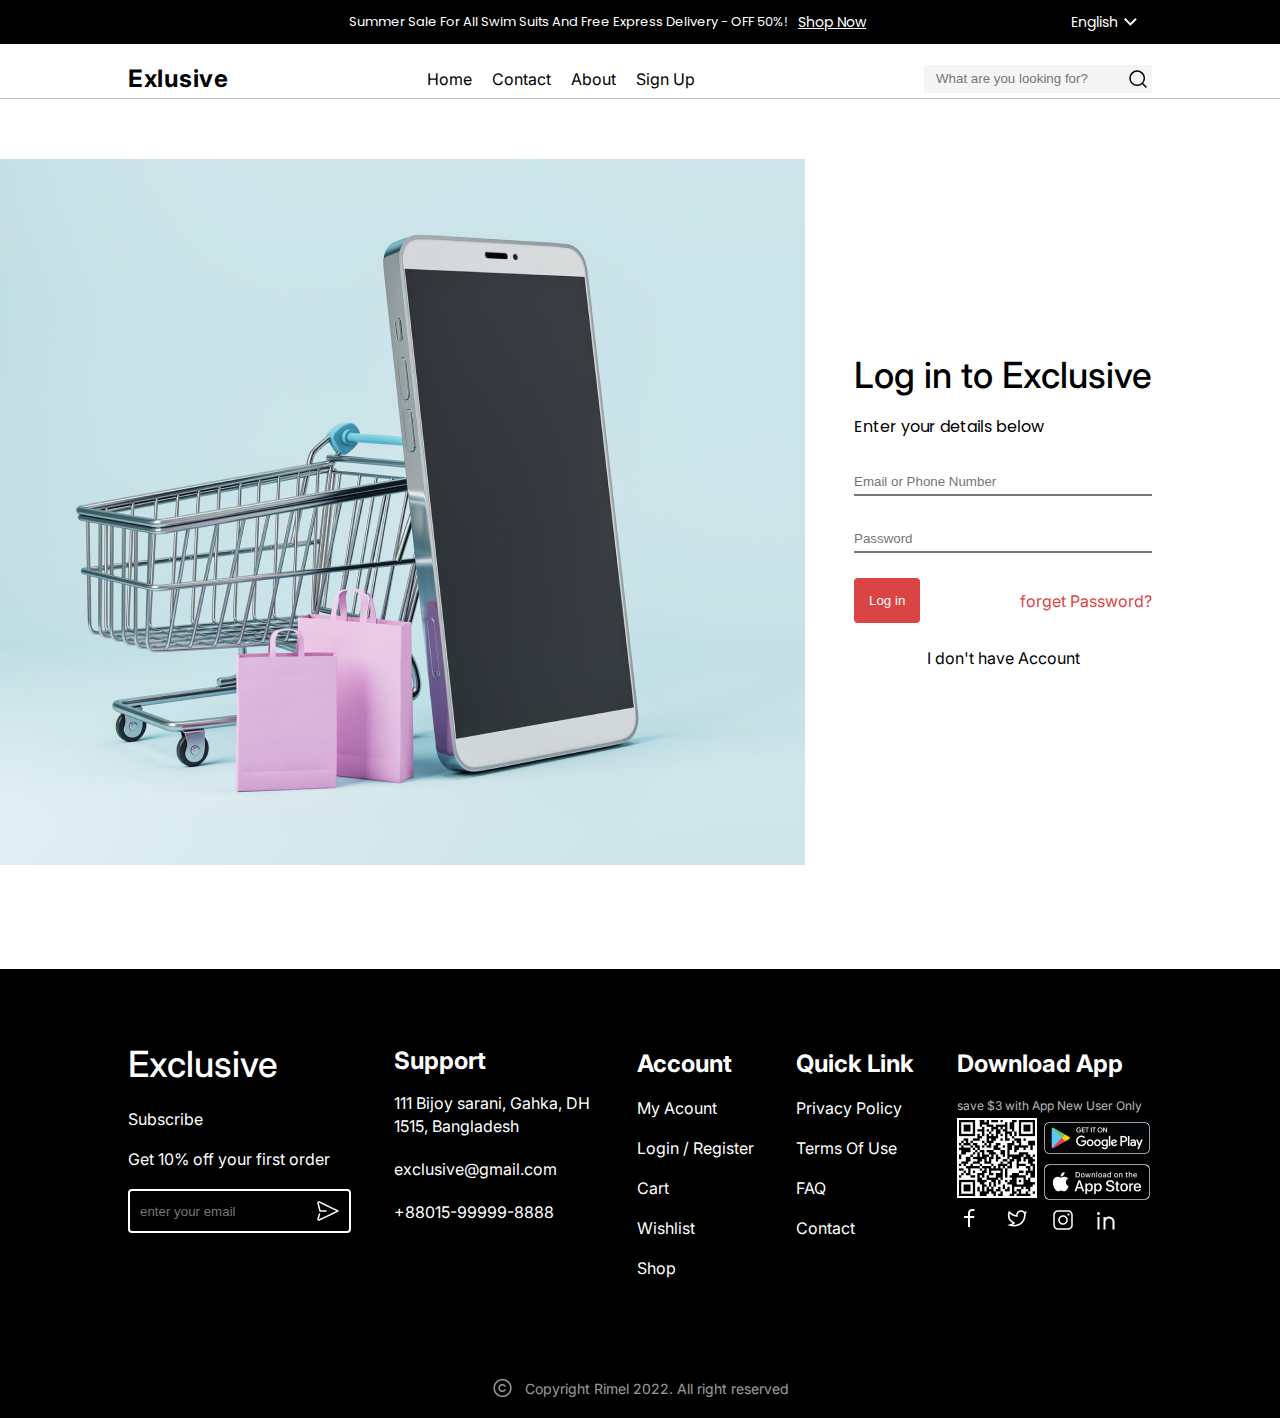
<file: login.html>
<!DOCTYPE html>
<html lang="en">
<head>
    <meta charset="UTF-8">
    <meta http-equiv="X-UA-Compatible" content="IE=edge">
    <meta name="viewport" content="width=device-width, initial-scale=1.0">
    <link rel="stylesheet" href="./css/login.css">
    <title>Log In</title>
</head>
<body>

<!--=====  Header   =====-->

    <header>
            
             <!--=====  Top Header   =====-->

        <div class="top-header">
            <div class="topheader">
                <p>Summer Sale For All Swim Suits And Free Express Delivery - OFF 50%!</p>
                <a href="#" class="ShopNow">Shop Now</a>
                <p class="lang">English <img src="./img/DropDown.svg"></p>
            </div>
            
        </div>

            <!--=====  Bottom Header   =====-->

        <div class="header">
            <h2 class="logo"><a href="./HomePage.html">Exlusive</a></h2>
            <ul class="menu balck-list">
                <li><a href="./HomePage.html">Home</a></li>
                <li><a href="./contact.html">Contact</a></li>
                <li><a href="./About.html">About</a></li>
                <li><a class="signup" href="./Sign-Up.html">Sign Up</a></li>
            </ul>
            <div class="search">
                <input type="search" placeholder="What are you looking for?">
                <img src="./img/searchIcon.svg">
            </div>
        </div>
    </header>

<!--=====  Sign Up   =====-->

    <div class="container">
        <div class="side-image">
            <img src="./img/sideimage-signup.png">
        </div>
        <div class="login">
            <h1>Log in to Exclusive</h1>
            <p>Enter your details below</p>
            <input type="email tel" placeholder="Email or Phone Number">
            <input type="password" placeholder="Password">
            <div class="create">
                <button>Log in</button>
                <a href="#">forget Password?</a>
            </div>
            <a class="Add_account" href="./Sign-Up.html">I don't have Account</a>
        </div>
    </div>

<!--=====  Footer   =====-->

    <footer>
        <div class="footer-information">

            <div class="subscibe">
                <ul class="white-list">
                    <li><a href="#"><h1>Exclusive</h1></a></li>
                    <li><a href="#">Subscribe</a></li>
                    <li>Get 10% off your first order</li>
                </ul>
                <div class="footeremail">
                    <input type="email" placeholder="enter your email">
                    <img src="./img/sendIcon.png">

                </div>
            </div>

            <div class="support">
                <ul class="white-list">
                    <li><a href="#"><h2>Support</h2></a></li>
                    <li><a href="#">111 Bijoy sarani, Gahka, DH 1515, Bangladesh</a></li>
                    <li><a href="#">exclusive@gmail.com</a></li>
                    <li><a href="#">+88015-99999-8888</a></li>
                </ul>
            </div> 

            <div class="account">
                <ul class="white-list">
                    <li><a href="#"><h2>Account</h2></a></li>
                    <li><a href="#">My Acount</a></li>
                    <li><a href="#">Login / Register</a></li>
                    <li><a href="./cart.html">Cart</a></li>
                    <li><a href="./Wishlist.html">Wishlist</a></li>
                    <li><a href="#">Shop</a></li>
                </ul>
            </div>

            <div class="quick-link">
                <ul class="white-list">
                    <li><a href="#"><h2>Quick Link</h2></a></li>
                    <li><a href="#">Privacy Policy</a></li>
                    <li><a href="#">Terms Of Use</a></li>
                    <li><a href="#">FAQ</a></li>
                    <li><a href="./contact.html">Contact</a></li>
                </ul>
            </div>

            <div class="download-app">
                <h2>Download App</h2>
                <p>save $3 with App New User Only</p>
                <div class="download">

                    <div class="QR-Code">
                        <img src="./img/Qr-Code.png">
                    </div>

                    <div class="App-store"> 
                        <a href="#"><img src="./img/GooglePlay.png"></a>
                        <a href="#"><img src="./img/AppStore.png"></a>
                    </div>
                </div>
                    <a class="social" href="#"><img src="./img/Icon-Facebook.svg"></a>
                    <a class="social" href="#"><img src="./img/Icon-Twitter.png"></a>
                    <a class="social" href="#"><img src="./img/instagramicon.png"></a>
                    <a class="social" href="#"><img src="./img/linkdenicon.png"></a>
            </div>
        </div>

        <div class="copyright">
            <img src="./img/icon-copyright.png">
            <p>Copyright Rimel 2022. All right reserved</p>
        </div>

    </footer>
</body>
</html>
</file>
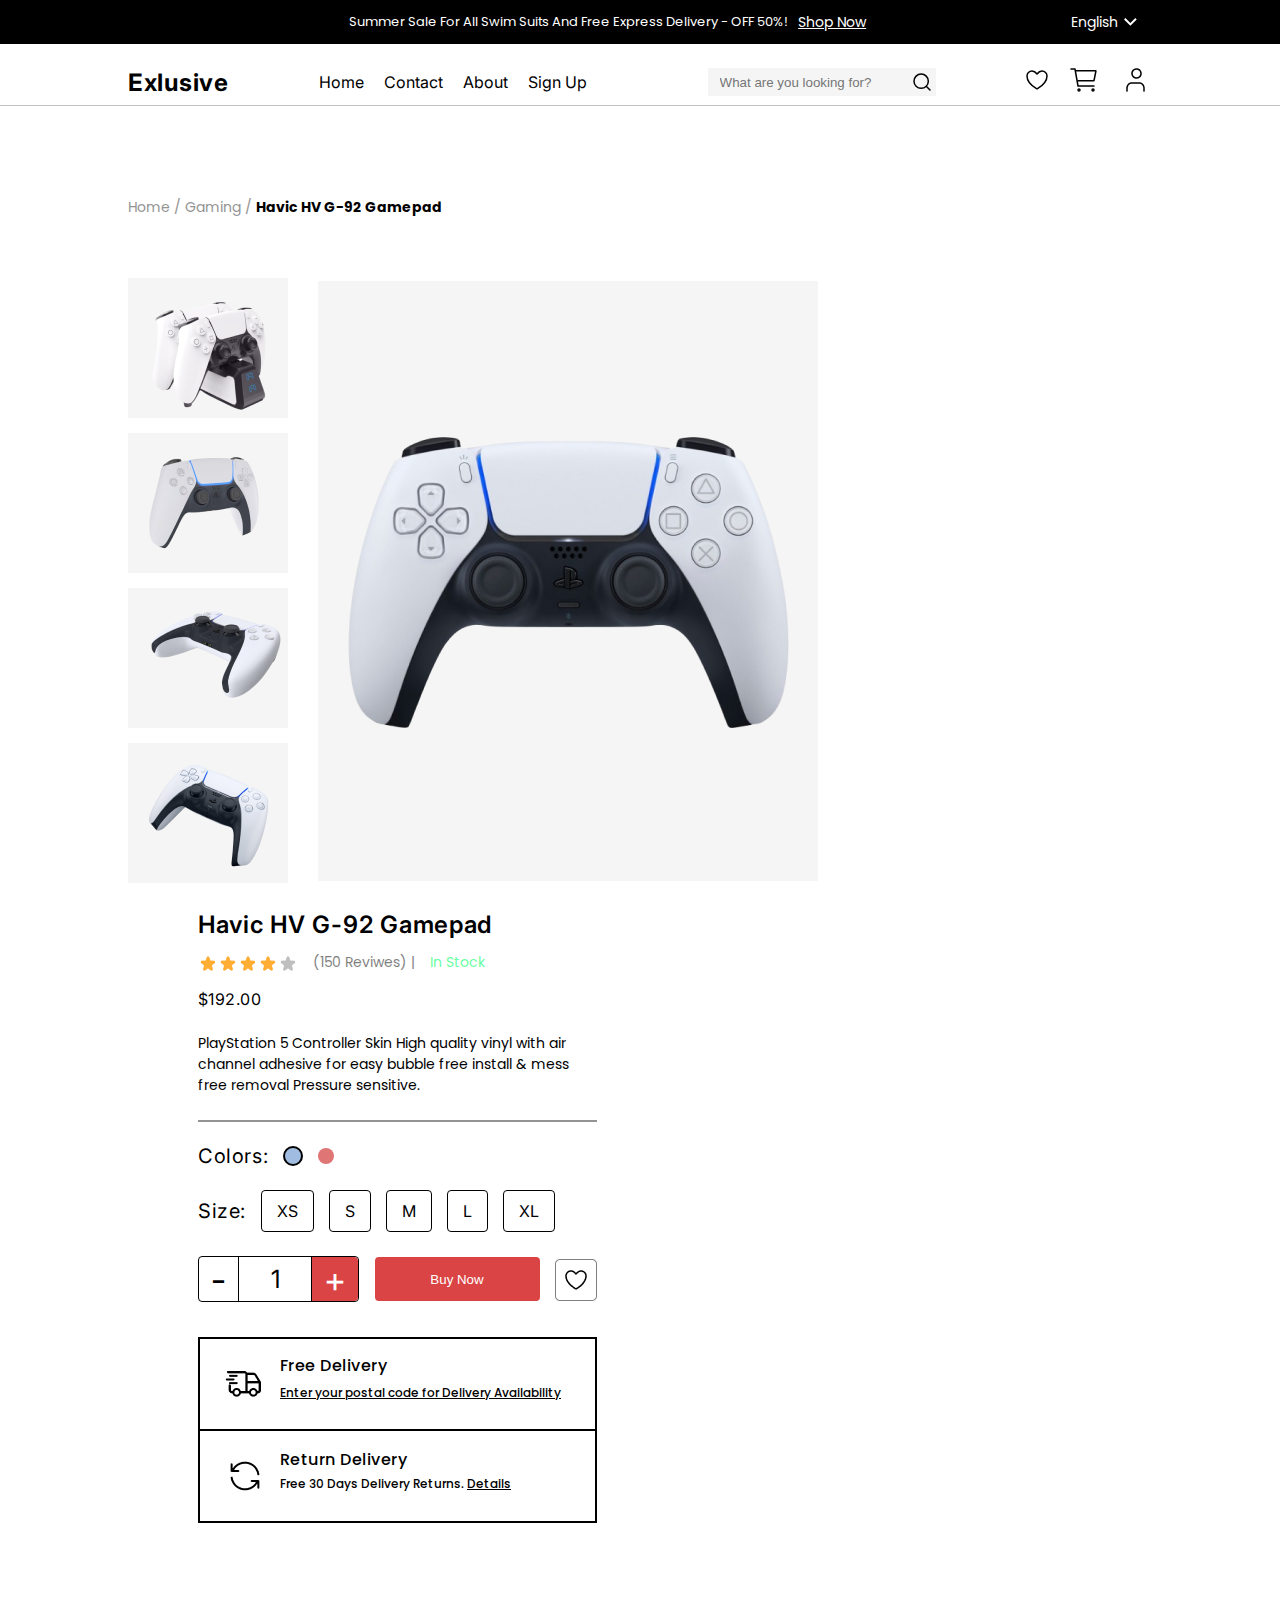
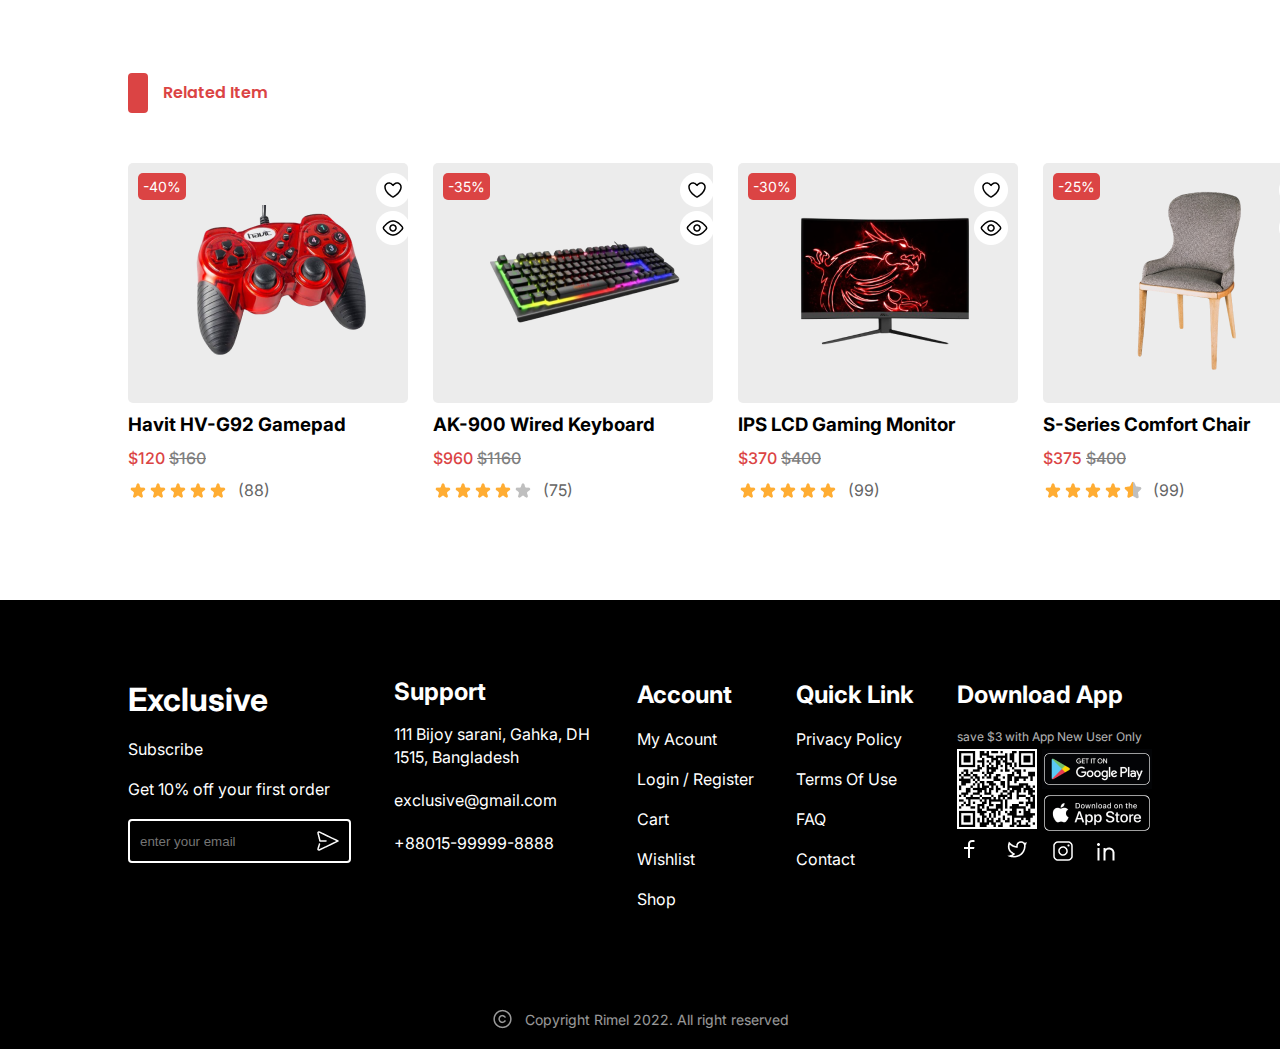
<file: product-page.html>
<!DOCTYPE html>
<html lang="en">
    <head>
        <meta charset="UTF-8">
        <meta http-equiv="X-UA-Compatible" content="IE=edge">
        <meta name="viewport" content="width=device-width, initial-scale=1.0">
        <link rel="stylesheet" href="https://use.fontawesome.com/releases/v5.15.4/css/all.css" 
        integrity="sha384-DyZ88mC6Up2uqS4h/KRgHuoeGwBcD4Ng9SiP4dIRy0EXTlnuz47vAwmeGwVChigm" 
        crossorigin="anonymous"/>    
        <link rel="stylesheet" href="./css/product-page.css">
        <title>Product Details Page</title>
    </head>
    <body>

<!--=====  Header   =====-->

        <header>
                
                <!--=====  Top Header   =====-->

            <div class="top-header">
                <div class="topheader">
                    <p>Summer Sale For All Swim Suits And Free Express Delivery - OFF 50%!</p>
                    <a href="#" class="ShopNow">Shop Now</a>
                    <p class="lang">English <img src="./img/DropDown.svg"></p>
                </div>
                
            </div>

                <!--=====  Bottom Header   =====-->

            <div class="header">
                <h2 class="logo"><a href="#">Exlusive</a></h2>
                <ul class="menu balck-list">
                    <li><a href="./HomePage.html">Home</a></li>
                    <li><a href="./contact.html">Contact</a></li>
                    <li><a href="./About.html">About</a></li>
                    <li><a href="./Sign-Up.html">Sign Up</a></li>
                </ul>
                <div class="search">
                    <input type="search" placeholder="What are you looking for?">
                    <img src="./img/searchIcon.svg">
                </div>
                <div class="wish-card">
                    <a href="./Wishlist.html"><img src="./img/wishlist.svg"></a>          
                    <a href="./cart.html"><img src="./img/cart.svg"></a>
                <a href="./Account.html"><img src="./img/user.png"></a>
                </div>
            </div>
        </header>
       
<!--=====  Container  =====-->

        <div class="container">
            <span><a href="./HomePage.html">Home / </a><a href="#">Gaming / </a><a href="#"><b>Havic HV G-92 Gamepad</b></a></span>
            <div class="product-details">
                <div class="other-pictures">
                    <a href="#pic1"><img src="./img/product1-pics/pic1.png"></a>
                    <a href="#pic2"><img src="./img/product1-pics/pic2.png"></a>
                    <a href="#pic3"><img src="./img/product1-pics/pic3.png"></a>
                    <a href="#pic4"><img src="./img/product1-pics/pic4.png"></a>
                </div>
                <div class="home-picture">
                    <img src="./img/product1-pics/product-img.png">
                </div>
                <div class="product-more-detail">
                    <h1>Havic HV G-92 Gamepad</h1>
                    <div class="reviews">
                        <img src="./img/Four-Star.png">
                        <a href="#">(150 Reviwes) |</a>
                        <p>In Stock</p>
                    </div>
                    <p class="price">$192.00</p>
                    <p class="description">PlayStation 5 Controller Skin High quality vinyl with air
                     channel adhesive for easy bubble free install & mess 
                     free removal Pressure sensitive.</p>
                    <hr>
                    <div class="colors">
                        <p>Colors:</p>
                        <a class="blue" href="#blue"></a>
                        <a class="red" href="#red"></a>
                    </div>
                    <div class="size">
                        <p>Size:</p>
                        <a href="#xs">XS</a>
                        <a href="#s">S</a>
                        <a href="#m">M</a>
                        <a href="#l">L</a>
                        <a href="#xl">XL</a>
                    </div>
                    <div class="action-button">
                        <div class="quantity">
                            <div class="moin">
                                <a href="#moin">-</a>
                            </div>
                            <div class="number">
                                <span>1</span>
                            </div>
                            <div class="plus">
                                <a href="#plus">+</a>
                            </div>
                        </div>
                        <div class="buy-now">
                            <button>Buy Now</button>
                        </div>
                        <div class="add-wishlist">
                            <a href="#"><img src="./img/product1-pics/wishlist.png"></a>
                        </div>
                    </div>
                    <div class="delivery">
                        <div class="free-delivery">
                            <img src="./img/product1-pics/icon-delivery.png">
                            <div>
                                <h1>Free Delivery</h1>
                                <a href="#">Enter your postal code for Delivery Availability</a>
                            </div>
                        </div>
                        <div  class="return-delivery">
                            <img src="./img/product1-pics/Icon-return.png">
                            <div>
                                <h1>Return Delivery</h1>
                                <p>Free 30 Days Delivery Returns. <a href="#">Details</a></p>
                            </div>
                        </div>
                    </div>
                </div>
            </div>
        </div>


    <!---====  Related Item  ======--->

        <div class="related-item">
            <div></div>
            <p>Related Item</p>
        </div>
        <div class="products-s1">
            <div class="all-products">

                <!----  Product Number 1   ----->

                <div class="product1">
                    <div class="allpictureproduct">
                        <div class="images-product">
                            <div class="price-off">
                                <p>-40%</p>
                            </div>
                            <div class="productpicture">
                                <img src="./img/playercontrol.png">
                            </div>
                            <div class="detail-wishlist">
                                <a title="Add To Wish List" href="#"><img src="./img/Fill-Heart.png"></a>
                                <a title="View Detail" href="#"><img src="./img/Fill-Eye.png"></a>
                            </div>
                        </div>  
                        <div class="AddToCart">
                            <button>Add To Cart</button>
                        </div>
                    </div>
                    
                    <div class="product-detail">
                        <h3>Havit HV-G92 Gamepad</h3>
                        <p class="pricing">$120 <del>$160</del></p>
                        <a class="rating" href="#"><img src="./img/Fivestar.png">(88)</a>
                    </div>
                </div>

                <!----  Product Number 2   ----->

                <div class="product1 2">
                    <div class="allpictureproduct">
                        <div class="images-product">
                            <div class="price-off">
                                <p>-35%</p>
                            </div>
                            <div class="productpicture">
                                <img src="./img/keyboard.png">
                            </div>
                            <div class="detail-wishlist">
                                <a title="Add To Wish List" href="#"><img src="./img/Fill-Heart.png"></a>
                                <a title="View Detail" href="#"><img src="./img/Fill-Eye.png"></a>
                            </div>
                        </div>  
                        <div class="AddToCart">
                            <button>Add To Cart</button>
                        </div>
                    </div>
                    
                    <div class="product-detail">
                        <h3>AK-900 Wired Keyboard</h3>
                        <p class="pricing">$960 <del>$1160</del></p>
                        <a class="rating" href="#"><img src="./img/Four-Star.png">(75)</a>
                    </div>
                </div>

                <!----  Product Number 3   ----->

                <div class="product1 3">
                    <div class="allpictureproduct">
                        <div class="images-product">
                            <div class="price-off">
                                <p>-30%</p>
                            </div>
                            <div class="productpicture">
                                <img src="./img/ecron.png">
                            </div>
                            <div class="detail-wishlist">
                                <a title="Add To Wish List" href="#"><img src="./img/Fill-Heart.png"></a>
                                <a title="View Detail" href="#"><img src="./img/Fill-Eye.png"></a>
                            </div>
                        </div>  
                        <div class="AddToCart">
                            <button>Add To Cart</button>
                        </div>
                    </div>
                    
                    <div class="product-detail">
                        <h3>IPS LCD Gaming Monitor</h3>
                        <p class="pricing">$370 <del>$400</del></p>
                        <a class="rating" href="#"><img src="./img/Fivestar.png">(99)</a>
                    </div>
                </div>

                <!----  Product Number 4   ----->

                <div class="product1 4">
                    <div class="allpictureproduct">
                        <div class="images-product">
                            <div class="price-off">
                                <p>-25%</p>
                            </div>
                            <div class="productpicture">
                                <img src="./img/chear.png">
                            </div>
                            <div class="detail-wishlist">
                                <a title="Add To Wish List" href="#"><img src="./img/Fill-Heart.png"></a>
                                <a title="View Detail" href="#"><img src="./img/Fill-Eye.png"></a>
                            </div>
                        </div>  
                        <div class="AddToCart">
                            <button>Add To Cart</button>
                        </div>
                    </div>
                    
                    <div class="product-detail">
                        <h3>S-Series Comfort Chair </h3>
                        <p class="pricing">$375 <del>$400</del></p>
                        <a class="rating" href="#"><img src="./img/Four-Half-Star.png">(99)</a>
                    </div>
                </div>
            </div>
        </div>

<!--=====  Footer   =====-->

        <footer>
            <div class="footer-information">

                <div class="subscibe">
                    <ul class="white-list">
                        <li><a href="#"><h1>Exclusive</h1></a></li>
                        <li><a href="#">Subscribe</a></li>
                        <li>Get 10% off your first order</li>
                    </ul>
                    <div class="footeremail">
                        <input type="email" placeholder="enter your email">
                        <img src="./img/sendIcon.png">

                    </div>
                </div>

                <div class="support">
                    <ul class="white-list">
                        <li><a href="#"><h2>Support</h2></a></li>
                        <li><a href="#">111 Bijoy sarani, Gahka, DH 1515, Bangladesh</a></li>
                        <li><a href="#">exclusive@gmail.com</a></li>
                        <li><a href="#">+88015-99999-8888</a></li>
                    </ul>
                </div> 

                <div class="account">
                    <ul class="white-list">
                        <li><a href="#"><h2>Account</h2></a></li>
                        <li><a href="./Account.html">My Acount</a></li>
                        <li><a href="./Sign-Up.html">Login / Register</a></li>
                        <li><a href="./cart.html">Cart</a></li>
                        <li><a href="./Wishlist.html">Wishlist</a></li>
                        <li><a href="#">Shop</a></li>
                    </ul>
                </div>

                <div class="quick-link">
                    <ul class="white-list">
                        <li><a href="#"><h2>Quick Link</h2></a></li>
                        <li><a href="#">Privacy Policy</a></li>
                        <li><a href="#">Terms Of Use</a></li>
                        <li><a href="#">FAQ</a></li>
                        <li><a href="./contact.html">Contact</a></li>
                    </ul>
                </div>

                <div class="download-app">
                    <h2>Download App</h2>
                    <p>save $3 with App New User Only</p>
                    <div class="download">

                        <div class="QR-Code">
                            <img src="./img/Qr-Code.png">
                        </div>

                        <div class="App-store"> 
                            <a href="#"><img src="./img/GooglePlay.png"></a>
                            <a href="#"><img src="./img/AppStore.png"></a>
                        </div>
                    </div>
                        <a class="social" href="#"><img src="./img/Icon-Facebook.svg"></a>
                        <a class="social" href="#"><img src="./img/Icon-Twitter.png"></a>
                        <a class="social" href="#"><img src="./img/instagramicon.png"></a>
                        <a class="social" href="#"><img src="./img/linkdenicon.png"></a>
                </div>
            </div>

            <div class="copyright">
                <img src="./img/icon-copyright.png">
                <p>Copyright Rimel 2022. All right reserved</p>
            </div>

        </footer>
    </body>
</html>
</file>
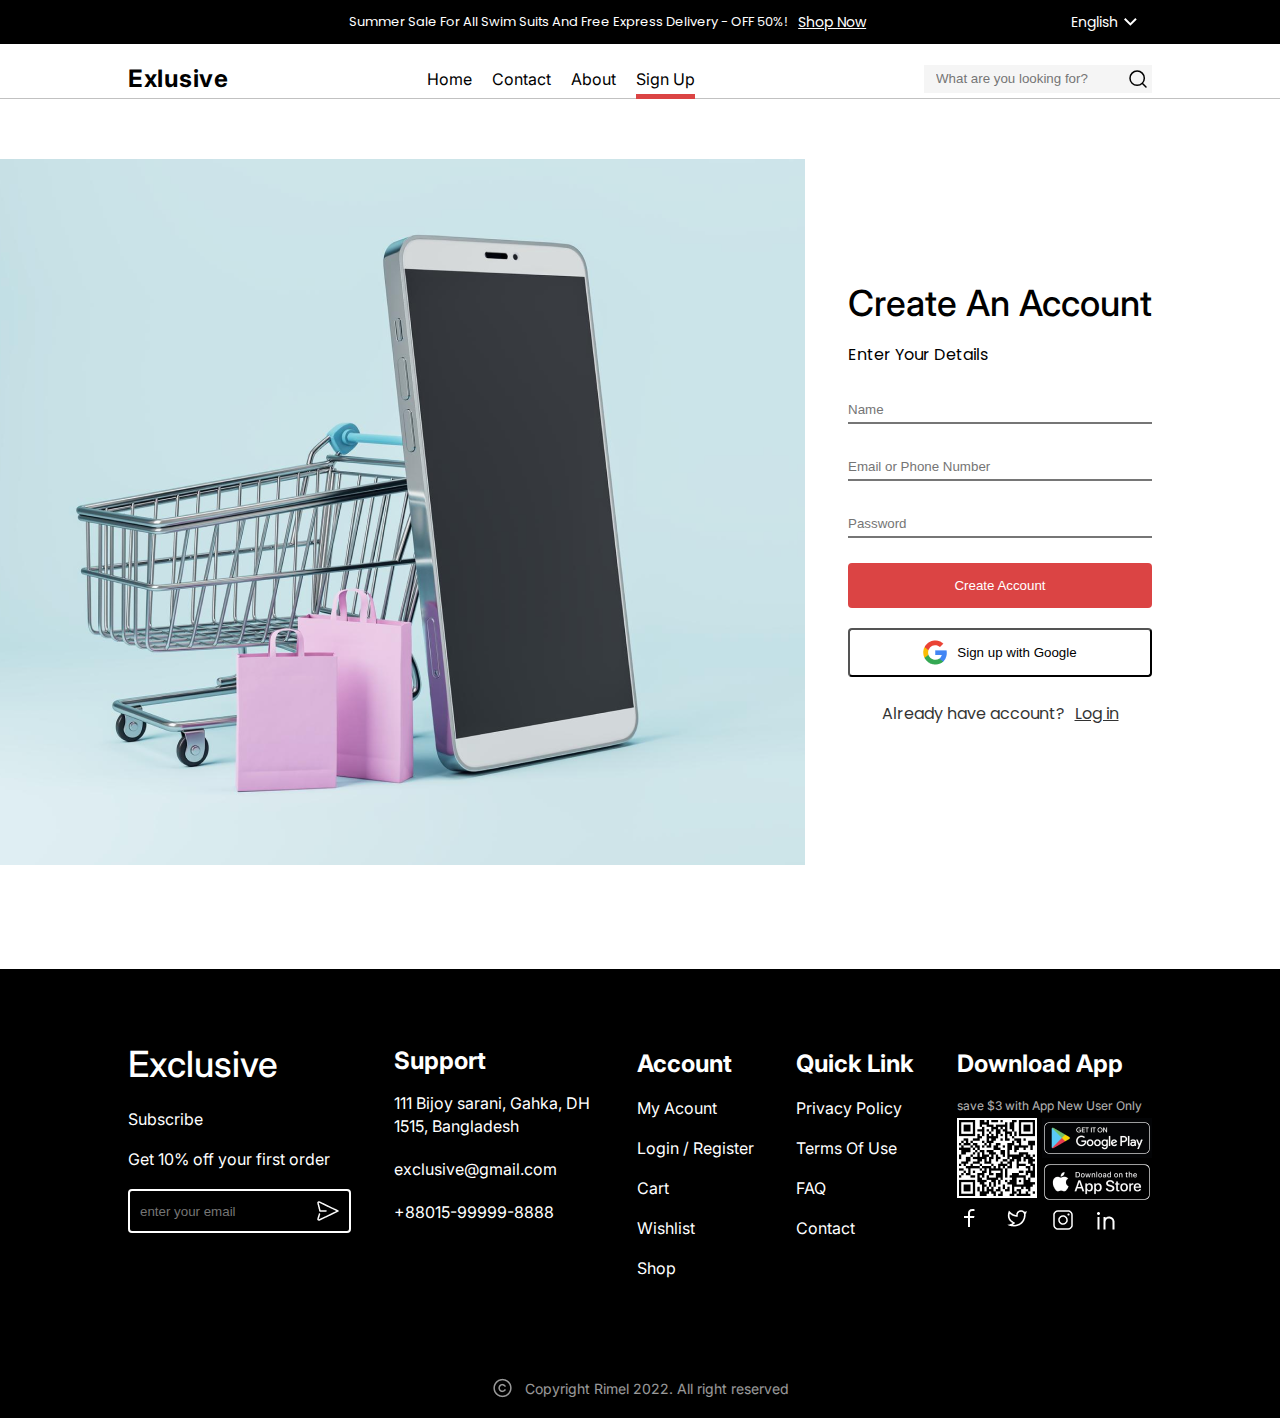
<file: Sign-Up.html>
<!DOCTYPE html>
<html lang="en">
<head>
    <meta charset="UTF-8">
    <meta http-equiv="X-UA-Compatible" content="IE=edge">
    <meta name="viewport" content="width=device-width, initial-scale=1.0">
    <link rel="stylesheet" href="./css/Sign-Up.css">
    <title>Sign Up</title>
</head>
<body>

<!--=====  Header   =====-->

    <header>
            
             <!--=====  Top Header   =====-->

        <div class="top-header">
            <div class="topheader">
                <p>Summer Sale For All Swim Suits And Free Express Delivery - OFF 50%!</p>
                <a href="#" class="ShopNow">Shop Now</a>
                <p class="lang">English <img src="./img/DropDown.svg"></p>
            </div>
            
        </div>

            <!--=====  Bottom Header   =====-->

        <div class="header">
            <h2 class="logo"><a href="./HomePage.html">Exlusive</a></h2>
            <ul class="menu balck-list">
                <li><a href="./HomePage.html">Home</a></li>
                <li><a href="./contact.html">Contact</a></li>
                <li><a href="./About.html">About</a></li>
                <li><a class="signup" href="#">Sign Up</a></li>
            </ul>
            <div class="search">
                <input type="search" placeholder="What are you looking for?">
                <img src="./img/searchIcon.svg">
            </div>
        </div>
    </header>

<!--=====  Sign Up   =====-->

    <div class="container">
        <div class="side-image">
            <img src="./img/sideimage-signup.png">
        </div>
        <div class="create-an-account">
            <h1>Create An Account</h1>
            <p>Enter Your Details</p>
            <input type="text" placeholder="Name">
            <input type="email tel" placeholder="Email or Phone Number">
            <input type="password" placeholder="Password">
            <button  class="create">Create Account</button>
            <button class="sign-with-google"><img src="./img/Icon-Google.png"> Sign up with Google</button>
            <p class="already-have-account">Already have account? <a href="./login.html">Log in</a></p>
        </div>
    </div>

<!--=====  Footer   =====-->

    <footer>
        <div class="footer-information">

            <div class="subscibe">
                <ul class="white-list">
                    <li><a href="#"><h1>Exclusive</h1></a></li>
                    <li><a href="#">Subscribe</a></li>
                    <li>Get 10% off your first order</li>
                </ul>
                <div class="footeremail">
                    <input type="email" placeholder="enter your email">
                    <img src="./img/sendIcon.png">

                </div>
            </div>

            <div class="support">
                <ul class="white-list">
                    <li><a href="#"><h2>Support</h2></a></li>
                    <li><a href="#">111 Bijoy sarani, Gahka, DH 1515, Bangladesh</a></li>
                    <li><a href="#">exclusive@gmail.com</a></li>
                    <li><a href="#">+88015-99999-8888</a></li>
                </ul>
            </div> 

            <div class="account">
                <ul class="white-list">
                    <li><a href="#"><h2>Account</h2></a></li>
                    <li><a href="#">My Acount</a></li>
                    <li><a href="#">Login / Register</a></li>
                    <li><a href="./cart.html">Cart</a></li>
                    <li><a href="./Wishlist.html">Wishlist</a></li>
                    <li><a href="#">Shop</a></li>
                </ul>
            </div>

            <div class="quick-link">
                <ul class="white-list">
                    <li><a href="#"><h2>Quick Link</h2></a></li>
                    <li><a href="#">Privacy Policy</a></li>
                    <li><a href="#">Terms Of Use</a></li>
                    <li><a href="#">FAQ</a></li>
                    <li><a href="./contact.html">Contact</a></li>
                </ul>
            </div>

            <div class="download-app">
                <h2>Download App</h2>
                <p>save $3 with App New User Only</p>
                <div class="download">

                    <div class="QR-Code">
                        <img src="./img/Qr-Code.png">
                    </div>

                    <div class="App-store"> 
                        <a href="#"><img src="./img/GooglePlay.png"></a>
                        <a href="#"><img src="./img/AppStore.png"></a>
                    </div>
                </div>
                    <a class="social" href="#"><img src="./img/Icon-Facebook.svg"></a>
                    <a class="social" href="#"><img src="./img/Icon-Twitter.png"></a>
                    <a class="social" href="#"><img src="./img/instagramicon.png"></a>
                    <a class="social" href="#"><img src="./img/linkdenicon.png"></a>
            </div>
        </div>

        <div class="copyright">
            <img src="./img/icon-copyright.png">
            <p>Copyright Rimel 2022. All right reserved</p>
        </div>

    </footer>
</body>
</html>
</file>
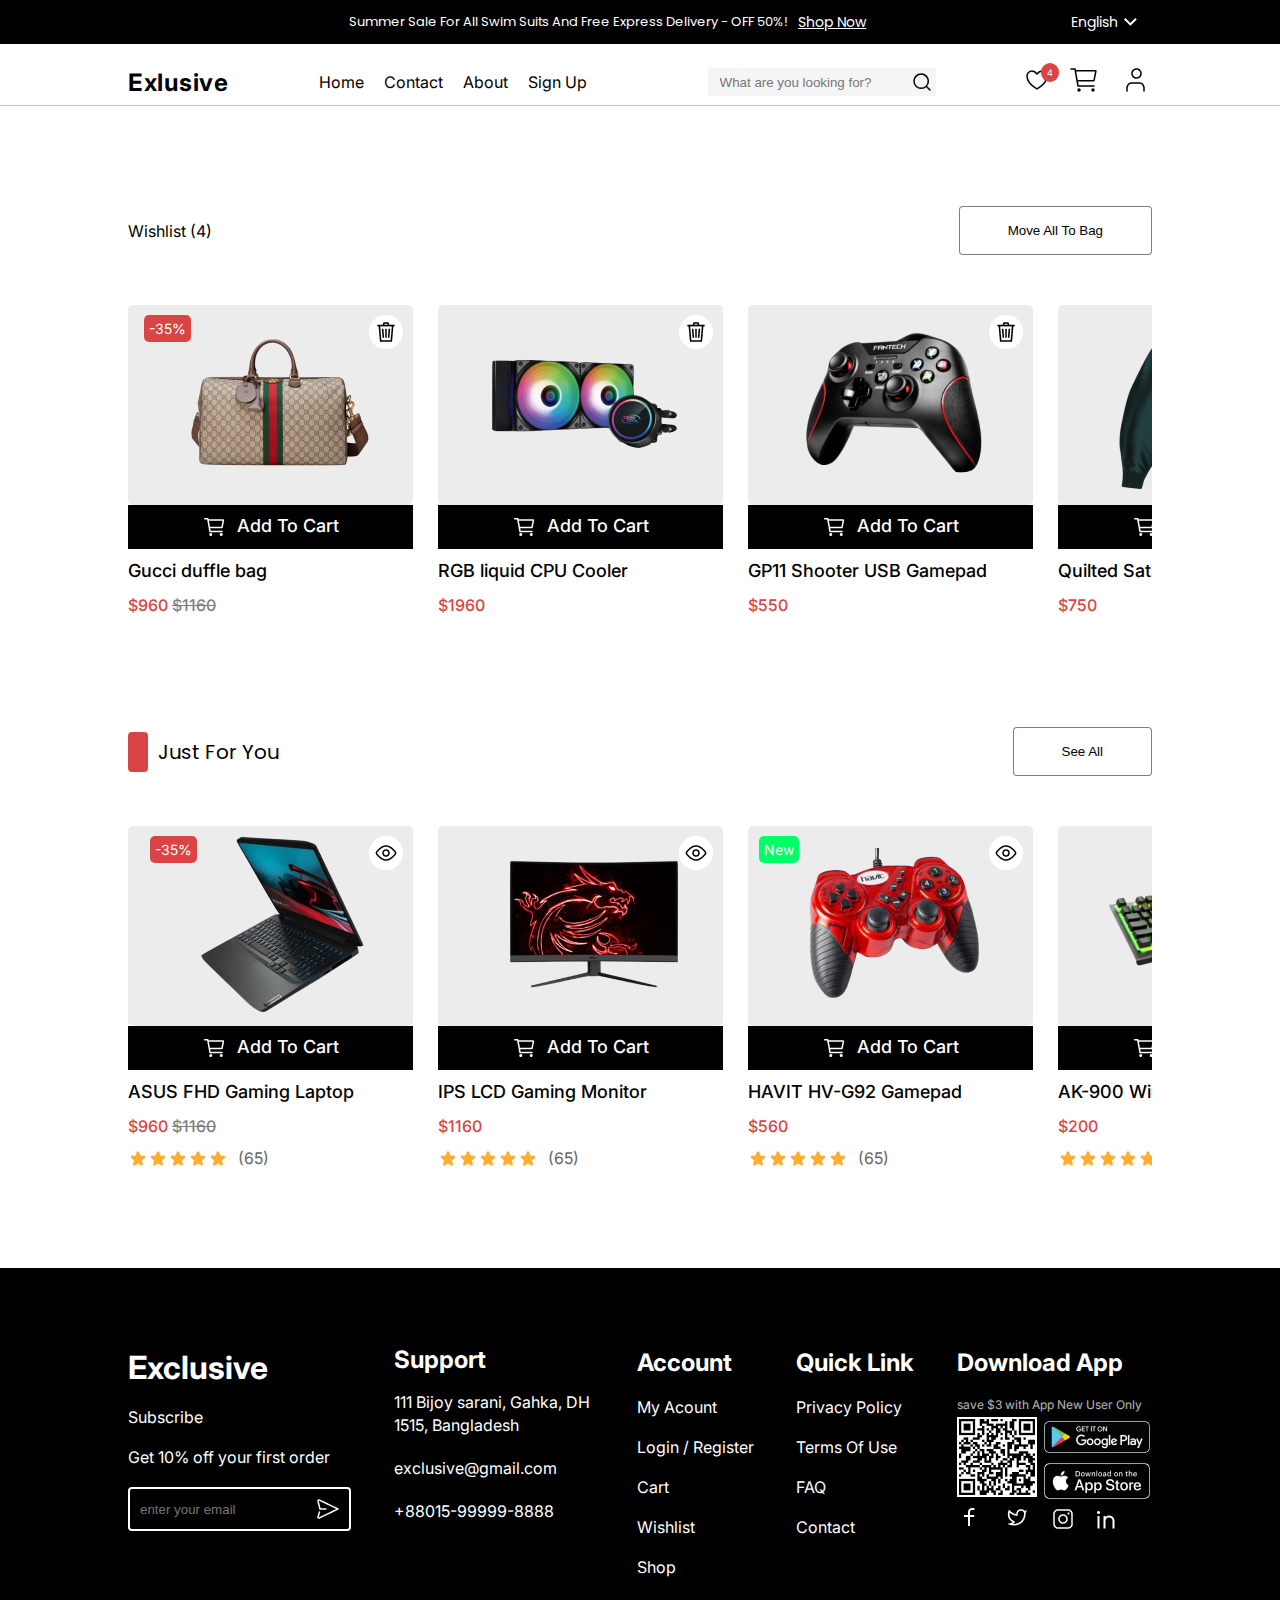
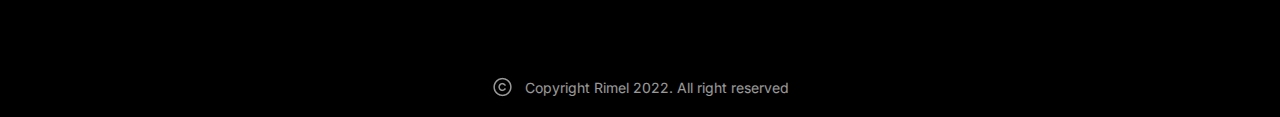
<file: Wishlist.html>
<!DOCTYPE html>
<html lang="en">
<head>
    <meta charset="UTF-8">
    <meta http-equiv="X-UA-Compatible" content="IE=edge">
    <meta name="viewport" content="width=device-width, initial-scale=1.0">
    <link rel="stylesheet" href="https://use.fontawesome.com/releases/v5.15.4/css/all.css" integrity="sha384-DyZ88mC6Up2uqS4h/KRgHuoeGwBcD4Ng9SiP4dIRy0EXTlnuz47vAwmeGwVChigm" crossorigin="anonymous"/>    
    <link rel="stylesheet" href="./css/Wishlist.css">
    <title>Wishlist</title>
</head>
<body>

<!--=====  Header   =====-->

    <header>
            
             <!--=====  Top Header   =====-->

        <div class="top-header">
            <div class="topheader">
                <p>Summer Sale For All Swim Suits And Free Express Delivery - OFF 50%!</p>
                <a href="#" class="ShopNow">Shop Now</a>
                <p class="lang">English <img src="./img/DropDown.svg"></p>
            </div>
            
        </div>

            <!--=====  Bottom Header   =====-->

        <div class="header">
            <h2 class="logo"><a href="./HomePage.html">Exlusive</a></h2>
            <ul class="menu balck-list">
                <li><a class="home" href="./HomePage.html">Home</a></li>
                <li><a href="./contact.html">Contact</a></li>
                <li><a href="./About.html">About</a></li>
                <li><a href="./Sign-Up.html">Sign Up</a></li>
            </ul>
            <div class="search">
                <input type="search" placeholder="What are you looking for?">
                <img src="./img/searchIcon.svg">
            </div>
            <div class="wish-card">
                <a href="#"><img src="./img/wishlist.svg"></a>
                <p>4</p>
                <a href="./cart.html"><img src="./img/cart.svg"></a>
                <a href="./Account.html"><img src="./img/user.png"></a>
            </div>
        </div>
    </header>

<!---====  WishList  ======--->

     <div class="Wishlist">

        <!----   Number of Product add to WishList ----->

        <div class="My-wishlist-product">
            <div class="wishlist-title">
                <p>Wishlist (4)</p>
            </div>
            <div class="move-all-to-bag">
                    <button>Move All To Bag</button>
             </div>
        </div>

        <!---====  Products  ======--->

        <div class="products">
            <div class="all-products">

                <!----  Product Number 1   ----->

                <div class="product one">
                    <div class="allpictureproduct">
                        <div class="images-product">
                            <div class="price-off">
                                <p>-35%</p>
                            </div>
                            <div class="productpicture">
                                <img src="./img/this-month-products/bag.png">
                            </div>
                            <div class="detail-wishlist">
                                <a href="#"><img src="./img/delete.png"></a>
                            </div>
                        </div>  
                        <div class="AddToCart">
                            <button><img src="./img/White-Cart.png">Add To Cart</button>
                        </div>
                    </div>
                    
                    <div class="product-details">
                        <h3>Gucci duffle bag</h3>
                        <p class="pricing">$960 <del>$1160</del></p>
                    </div>
                </div>

                <!----  Product Number 2   ----->

                <div class="product two">
                    <div class="allpictureproduct">
                        <div class="images-product">
                            <div class="price-off">
                                <!-- <p></p> -->
                            </div>
                            <div class="productpicture">
                                <img src="./img/this-month-products/gammaxx.png">
                            </div>
                            <div class="detail-wishlist">
                                <a href="#"><img src="./img/delete.png"></a>
                            </div>
                        </div>  
                        <div class="AddToCart">
                            <button><img src="./img/White-Cart.png">Add To Cart</button>
                        </div>
                    </div>
                    
                    <div class="product-details">
                        <h3>RGB liquid CPU Cooler</h3>
                        <p class="pricing">$1960</p>
                    </div>
                </div>

                <!----  Product Number 3   ----->

                <div class="product three">
                    <div class="allpictureproduct">
                        <div class="images-product">
                            <div class="price-off">
                                <!-- <p></p> -->
                            </div>
                            <div class="productpicture">
                                <img src="./img/our-products/ps5-controler.png">
                            </div>
                            <div class="detail-wishlist">
                                <a href="#"><img src="./img/delete.png"></a>
                            </div>
                        </div>  
                        <div class="AddToCart">
                            <button><img src="./img/White-Cart.png">Add To Cart</button>
                        </div>
                    </div>
                    
                    <div class="product-details">
                        <h3>GP11 Shooter USB Gamepad</h3>
                        <p class="pricing">$550</p>
                    </div>
                </div>

                <!----  Product Number 4   ----->

                <div class="product four">
                    <div class="allpictureproduct">
                        <div class="images-product">
                            <div class="price-off">
                                <!-- <p></p> -->
                            </div>
                            <div class="productpicture">
                                <img src="./img/our-products/satin-jacket.png">
                            </div>
                            <div class="detail-wishlist">
                                <a href="#"><img src="./img/delete.png"></a>
                            </div>
                        </div>  
                        <div class="AddToCart">
                            <button><img src="./img/White-Cart.png">Add To Cart</button>
                        </div>
                    </div>
                    
                    <div class="product-details">
                        <h3>Quilted Satin Jacket</h3>
                        <p class="pricing">$750</p>
                    </div>
                </div>
            </div>
        </div>
    </div>

<!---====  Just For You  ======--->

    <div class="JustForYou">

        <!----   Just For You Products ----->

        <div class="JustForYou-product">
            <div class="JustForYou-title">
                <div></div>
                <p>Just For You</p>
            </div>
            <div class="See-All">
                    <button>See All</button>
             </div>
        </div>

        <!---====  Products  ======--->

        <div class="products">
            <div class="all-products">

                <!----  Product Number 1   ----->

                <div class="product one">
                    <div class="allpictureproduct">
                        <div class="images-product">
                            <div class="price-off">
                                <p>-35%</p>
                            </div>
                            <div class="productpicture">
                                <img src="./img/our-products/Asus.png">
                            </div>
                            <div class="detail-wishlist">
                                <a href="#"><img src="./img/Fill-Eye.png"></a>
                            </div>
                        </div>  
                        <div class="AddToCart">
                            <button><img src="./img/White-Cart.png">Add To Cart</button>
                        </div>
                    </div>
                    
                    <div class="product-details">
                        <h3>ASUS FHD Gaming Laptop</h3>
                        <p class="pricing">$960 <del>$1160</del></p>
                        <a class="rating" href="#"><img src="./img/Fivestar.png">(65)</a>
                    </div>
                </div>

                <!----  Product Number 2   ----->

                <div class="product two">
                    <div class="allpictureproduct">
                        <div class="images-product">
                            <div class="price-off new">
                                <!-- <p></p> -->
                            </div>
                            <div class="productpicture">
                                <img src="./img/ecron.png">
                            </div>
                            <div class="detail-wishlist">
                                <a href="#"><img src="./img/Fill-Eye.png"></a>
                            </div>
                        </div>  
                        <div class="AddToCart">
                            <button><img src="./img/White-Cart.png">Add To Cart</button>
                        </div>
                    </div>
                    
                    <div class="product-details">
                        <h3>IPS LCD Gaming Monitor</h3>
                        <p class="pricing">$1160</p>
                        <a class="rating" href="#"><img src="./img/Fivestar.png">(65)</a>
                    </div>
                </div>

                <!----  Product Number 3   ----->

                <div class="product three">
                    <div class="allpictureproduct">
                        <div class="images-product">
                            <div class="price-off new">
                                <p>New</p>
                            </div>
                            <div class="productpicture">
                                <img src="./img/playercontrol.png">
                            </div>
                            <div class="detail-wishlist">
                                <a href="#"><img src="./img/Fill-Eye.png"></a>
                            </div>
                        </div>  
                        <div class="AddToCart">
                            <button><img src="./img/White-Cart.png">Add To Cart</button>
                        </div>
                    </div>
                    
                    <div class="product-details">
                        <h3>HAVIT HV-G92 Gamepad</h3>
                        <p class="pricing">$560</p>
                        <a class="rating" href="#"><img src="./img/Fivestar.png">(65)</a>
                    </div>
                </div>

                <!----  Product Number 4   ----->

                <div class="product four">
                    <div class="allpictureproduct">
                        <div class="images-product">
                            <div class="price-off new">
                                <!-- <p></p> -->
                            </div>
                            <div class="productpicture">
                                <img src="./img/keyboard.png">
                            </div>
                            <div class="detail-wishlist">
                                <a href="#"><img src="./img/Fill-Eye.png"></a>
                            </div>
                        </div>  
                        <div class="AddToCart">
                            <button><img src="./img/White-Cart.png">Add To Cart</button>
                        </div>
                    </div>
                    
                    <div class="product-details">
                        <h3>AK-900 Wired Keyboard</h3>
                        <p class="pricing">$200</p>
                        <a class="rating" href="#"><img src="./img/Fivestar.png">(65)</a>
                    </div>
                </div>
            </div>
        </div>
    </div>

<!--=====  Footer   =====-->

    <footer>
        <div class="footer-information">

            <div class="subscibe">
                <ul class="white-list">
                    <li><a href="#"><h1>Exclusive</h1></a></li>
                    <li><a href="#">Subscribe</a></li>
                    <li>Get 10% off your first order</li>
                </ul>
                <div class="footeremail">
                    <input type="email" placeholder="enter your email">
                    <img src="./img/sendIcon.png">

                </div>
            </div>

            <div class="support">
                <ul class="white-list">
                    <li><a href="#"><h2>Support</h2></a></li>
                    <li><a href="#">111 Bijoy sarani, Gahka, DH 1515, Bangladesh</a></li>
                    <li><a href="#">exclusive@gmail.com</a></li>
                    <li><a href="#">+88015-99999-8888</a></li>
                </ul>
            </div> 

            <div class="account">
                <ul class="white-list">
                    <li><a href="#"><h2>Account</h2></a></li>
                    <li><a href="./Account.html">My Acount</a></li>
                    <li><a href="./Sign-Up.html">Login / Register</a></li>
                    <li><a href="./cart.html">Cart</a></li>
                    <li><a href="#">Wishlist</a></li>
                    <li><a href="#">Shop</a></li>
                </ul>
            </div>

            <div class="quick-link">
                <ul class="white-list">
                    <li><a href="#"><h2>Quick Link</h2></a></li>
                    <li><a href="#">Privacy Policy</a></li>
                    <li><a href="#">Terms Of Use</a></li>
                    <li><a href="#">FAQ</a></li>
                    <li><a href="./contact.html">Contact</a></li>
                </ul>
            </div>

            <div class="download-app">
                <h2>Download App</h2>
                <p>save $3 with App New User Only</p>
                <div class="download">

                    <div class="QR-Code">
                        <img src="./img/Qr-Code.png">
                    </div>

                    <div class="App-store"> 
                        <a href="#"><img src="./img/GooglePlay.png"></a>
                        <a href="#"><img src="./img/AppStore.png"></a>
                    </div>
                </div>
                    <a class="social" href="#"><img src="./img/Icon-Facebook.svg"></a>
                    <a class="social" href="#"><img src="./img/Icon-Twitter.png"></a>
                    <a class="social" href="#"><img src="./img/instagramicon.png"></a>
                    <a class="social" href="#"><img src="./img/linkdenicon.png"></a>
            </div>
        </div>

        <div class="copyright">
            <img src="./img/icon-copyright.png">
            <p>Copyright Rimel 2022. All right reserved</p>
        </div>

    </footer>
</body>
</html>
</file>
<file: css/About.css>
@import url('https://fonts.googleapis.com/css2?family=Inter:wght@200;300;400;500;600;700;800;900&family=Poppins:wght@100;200;300;400;500;600&display=swap');

    /* <=====   Style ShortCut   =====>*/

html{
    scroll-behavior: smooth;
}
* {
    margin: 0;
    padding: 0;
}
body{
    font-family: 'Inter';
}
button,a{
    cursor: pointer;
}
:is(.balck-list) a{
    color: #000;
    text-decoration: none;
    font-size: 16px;
}
:is(ul){
    list-style: none;
}
:is(a){
    text-decoration: none;
}
:is(.white-list) a{
    color: #fff;
    font-size: 16px;
}
.ShopNow {
    color: #fff;
    text-decoration: underline;
    font-size: 14px;
}

    /* <=====   Button Back Home  =====>*/

.back-home{
    position: fixed;
    text-align: cente;
    margin: 30px;
    z-index: 1;
    top: 620px;
    right: 0;
}
 
    /* <=====   Style Top Header   =====>*/

header{
    border-bottom: 0.1px solid #c1c1c1;
}
.topheader{
    width: 80%;
    margin: auto;
    display: flex;
    align-items: center;
    justify-content: flex-end;
}
.top-header{
    color: white;
    background-color: black;
    padding: 10px 0;
    font-family: 'Poppins';
    font-size: 13px;
}   
.top-header p {
    margin-left: 20%;
    margin-right: 10px;
}
.lang {
    display: flex;
    align-items: center;
    font-size: 14px;
}

    /* <=====   Style Bottom Header   =====>*/
    
.header {
    display: flex;
    align-items: center;
    justify-content: space-between;
    padding: 20px 0px 5px 0px;
    width: 80%;
    margin: auto;
}
.header h2 a{
    color: #000;
    flex-grow: 0.5;
    font: normal 700 24px;
    letter-spacing: 0.03em;
}

    /*-----   Style Header Menu   -----*/

.about{
    padding-bottom: 10px;
    border-bottom: 4px solid #DB4444;
}
.menu{
    display: flex;
    gap: 20px;
    align-items: center;
    list-style: none;
    margin-right: 30px;
}
.menu a:hover{
    padding-bottom: 10px;
    border-bottom: 4px solid #DB4444;
}
.search{
    display: flex;
    background-color: #F5F5F5;
    padding: 2px;
}
.search input{
    width: 200px;
    border: none;
    outline: none;
    padding-left: 10px;
    background-color: #F5F5F5;
}
.wish-card{
    display: flex;
    align-items: center;
    gap: 20px;
}

     /*<!--=====  Container  =====-->*/

.container{
    display: flex;
    flex-direction: column;
    gap: 40px;
    margin-left: 10%;
    margin-top: 90px;
}
.container > span > a{
    font: normal 400 14px/21px 'Poppins';
    color: #949494;
}
.container > span > a > b{
    color: #000;
}
.Our-Story{
    display: flex;
    justify-content: space-between;
    align-items: center;
}
.Our-Story h1{
    font: normal 600 54px/64px 'Inter';
    text-align: justify;
    letter-spacing: 0.06em;
    margin-bottom: 40px;
}
.Our-Story p{
    width: 525px;
    font: normal 400 16px/26px 'Poppins';
}

    /* <=====  Section 1: Services  =====>*/

.section1{
    display: flex;
    justify-content: space-between;
    padding-top: 120px;
    width: 80%;
    margin: auto;
}
.service{
    display: flex;
    flex-direction: column;
    align-items: center;
    gap: 10px;
    width: 270px;
    border: 1px solid rgba(0, 0, 0, 0.3);
    border-radius: 4px;
    padding: 30px 0;
}
.service h1{
    font: normal 700 32px/30px 'Inter';
    letter-spacing: 0.04em;
}
.service p{
    font: normal 400 16px/24px 'Poppins';
}
.service:hover{
    background-color: #DB4444;
    color: #fff;
}

    /* <=====  Section 1: Services  =====>*/

.team{
    display: flex;
    width: 80%;
    margin: auto;
    gap: 52px;
    margin-top: 140px;
    overflow: hidden;
    scroll-behavior: smooth;
}
.member h1{
    font: normal 500 32px/30px 'Inter';
    letter-spacing: 0.04em;
    padding-top: 15px;
}
.member p{
    font: normal 400 16px/24px 'Poppins';
    padding: 10px 0;
}
.socialmedia img{
    margin-right: 10px;
}
.slider-nav{
    display: flex;
    gap: 10px;
    justify-content: center;
    margin-top: 30px;
}
.slider-nav a{
    background: #949494;
    border: 2px solid #949494;
    padding: 5px;
    border-radius: 50%;
}
.slider-nav a:focus{
    background-color: #DB4444;
    border: 2px solid #949494;
}

    /* <=====  Customer Service  =====>*/

.section3{
    margin-top: 140px;
}
.customer-service{
    display: flex;
    justify-content: space-evenly;
    width: 80%;
    margin: auto;
}
.free-delivery, .customer-support,
.return-money{
    width: 33.33%;
    text-align: center;
}
.free-delivery h3, .customer-support h3,
.return-money h3{
    margin: 15px;
}

    /* <=====   Style Footer   =====>*/

footer{
    margin-top: 100px;
    background-color: black;
    color: white;
}
.footer-information {
    display: flex; 
    justify-content: space-between;
    width: 80%;
    margin: auto;
    padding-top: 80px;
    padding-bottom: 60px;
}
.footer-information li{
    padding-bottom: 20px;
}
.footeremail{
    display: flex;
    align-items: center;
    border: 2px solid #fff;
    border-radius: 4px;
    padding: 10px;
}
.footeremail input {
    background: none;
    color: #fff;
    border: none;
    outline: none;
}
.support {
    width: 200px;
    line-height: 23px;
}
.download-app p{
    font-size: 12px;
    opacity: 0.7;
    padding-top: 20px;
    padding-bottom: 5px;
}
.download{
    display: flex;
    gap: 5px;
}
.App-store{
    display: flex;
    flex-direction: column;
}
.social{
    margin-right: 20px;
}

    /* <=====   Style Copyright   =====>*/

.copyright{
    display: flex;
    align-items: center;
    justify-content: center;
    font-size: 14px;
    gap: 12px;
    opacity: 0.6;
    padding: 20px;
}
</file>
<file: css/Account.css>
@import url('https://fonts.googleapis.com/css2?family=Inter:wght@200;300;400;500;600;700;800;900&family=Poppins&display=swap');

    /* <=====   Style ShortCut   =====>*/

* {
    margin: 0;
    padding: 0;
}
body{
    font-family: 'Inter';
}
button,a{
    cursor: pointer;
}
:is(.balck-list) a{
    color: #000;
    text-decoration: none;
    font-size: 16px;
}
:is(ul){
    list-style: none;
}
:is(a){
    text-decoration: none;
}
:is(.white-list) a{
    color: #fff;
    font-size: 16px;
}
.ShopNow {
    color: #fff;
    text-decoration: underline;
    font-size: 14px;
} 

    /* <=====   Style Top Header   =====>*/

header{
    border-bottom: 0.1px solid #c1c1c1;
}
.topheader{
    width: 80%;
    margin: auto;
    display: flex;
    align-items: center;
    justify-content: flex-end;
}
.top-header{ 
    color: white;
    background-color: black;
    padding: 10px 0;
    font-family: 'Poppins';
    font-size: 13px;
}   
.top-header p {
    margin-left: 20%;
    margin-right: 10px;
}
.lang {
    display: flex;
    align-items: center;
    font-size: 14px;
}

    /* <=====   Style Bottom Header   =====>*/
    
.header {
    display: flex;
    align-items: center;
    justify-content: space-between;
    padding: 20px 0px 5px 0px;
    width: 80%;
    margin: auto;
}
.header h2 a{
    color: #000;
    flex-grow: 0.5;
    font: normal 700 24px;
    letter-spacing: 0.03em;
}

    /*-----   Style Header Menu   -----*/

.menu{
    display: flex;
    gap: 20px;
    align-items: center;
    list-style: none;
    margin-right: 30px;
}
.signup{
    padding-bottom: 5px;
    border-bottom:  5px solid #DB4444;
}
.menu a:hover{
    padding-bottom: 8px;
    border-bottom:  5px solid #DB4444;
}
.search{
    display: flex;
    background-color: #F5F5F5;
    padding: 2px;
}
.search input{
    width: 200px;
    border: none;
    outline: none;
    padding-left: 10px;
    background-color: #F5F5F5;
}
.wish-card{
    display: flex;
    align-items: center;
    gap: 20px;
}
.wish-card > .span1, .span2{
    margin-top: -20px;
    margin-left: 15px;
    position: absolute;
    font-size: 9px;
    padding: 4px 6px;
    background: #DB4444;
    color: #fff;
    border-radius: 50%;
}
.wish-card > .span2{
    margin-left: 64px;
}
.user img{
    background-color: #DB4444;
    border-radius: 50%;
    padding: 5px;
    width: 20px;
}

     /*<!--=====  Container  =====-->*/

.container{
    display: flex;
    flex-direction: column;
    width: 80%;
    margin: auto;
    margin-top: 90px;
}
.Manage-account{
    display: flex;
    justify-content: space-between;
}
.welcome{
    display: flex;
    justify-content: space-between;
    margin-bottom: 90px;
}
.welcome > span > a{
    font: normal 400 14px/21px 'Poppins';
    color: #949494;
}
.welcome > span > a > b{
    color: #000;
}
.welcome > p > span{
    color: #DB4444;
}
.side-menu > ul > li {
    font: normal 500 16px/24px 'Poppins';
}
.sublist > li {
    font-family: normal 400 16px/24px 'Poppins';
    margin: 15px 40px;
}
.sublist > li a {
    color: #999999;
}
.sublist > li a:hover {
    color: #DB4444;
}
#MyProfile{
    color: #DB4444;
}
.edit-profile{
    width: 870px;
    height: 630px;
    box-shadow: 0px 1px 13px rgba(0, 0, 0, 0.05);
    border-radius: 4px;
}
.profile-info{
    padding: 40px 70px;
}
.profile-info h1{
    font: normal 500 20px/28px 'Poppins';
    color: #DB4444;
    margin-bottom: 20px;
}
.change-info {
    display: flex;
    flex-direction: column;
    gap: 24px;
}
.fullname, .email-address{
    display: flex;
    gap: 50px;
}
.firstname, .lastname,
.email, .address, .password{
    display: flex;
    flex-direction: column;
    gap: 10px;
}
#firstname, #lastname,
#email, #address{
    color: #808080;
}
#password{
    width: 720px;
    margin-bottom: 5px;
}
.change-info input {
    width: 330px;
    height: 50px;
    border: none;
    outline: none;
    background: #F5F5F5;
    padding: 0 5px;
    border-radius: 4px;
}
.save-change{
    display: flex;
    justify-content: flex-end;
    align-items: center;
    gap: 20px;
}
.save-change a{
    font: normal 400 16px/24px 'Poppins';
    color: #000;
}
.save-change button{
    padding: 16px 48px;
    background: #DB4444;
    border-radius: 4px;
    border: 2px solid #DB4444;
    font: normal 500 16px/24px 'Poppins';
    color: #FAFAFA;
}
.save-change button:hover{
    color: #DB4444;
    background: #fff;
}

   /* <=====   Style Footer   =====>*/

footer{
    margin-top: 100px;
    background-color: black;
    color: white;
}
.footer-information {
    display: flex; 
    justify-content: space-between;
    width: 80%;
    margin: auto;
    padding-top: 80px;
    padding-bottom: 60px;
}
.footer-information li{
    padding-bottom: 20px;
}
.footeremail{
    display: flex;
    align-items: center;
    border: 2px solid #fff;
    border-radius: 4px;
    padding: 10px;
}
.footeremail input {
    background: none;
    color: #fff;
    border: none;
    outline: none;
}
.support {
    width: 200px;
    line-height: 23px;
}
.download-app p{
    font-size: 12px;
    opacity: 0.7;
    padding-top: 20px;
    padding-bottom: 5px;
}
.download{
    display: flex;
    gap: 5px;
}
.App-store{
    display: flex;
    flex-direction: column;
}
.social{
    margin-right: 20px;
}

    /* <=====   Style Copyright   =====>*/

.copyright{
    display: flex;
    align-items: center;
    justify-content: center;
    font-size: 14px;
    gap: 12px;
    opacity: 0.6;
    padding: 20px;
}
</file>
<file: css/cart.css>
@import url('https://fonts.googleapis.com/css2?family=Inter:wght@200;300;400;500;600;700;800;900&family=Poppins:wght@100;200;300;400;500;600&display=swap');

    /* <=====   Style ShortCut   =====>*/

* {
    margin: 0;
    padding: 0;
}
body{
    font-family: 'Inter';
}
button,a{
    cursor: pointer;
}
:is(.balck-list) a{
    color: #000;
    text-decoration: none;
    font-size: 16px;
}
:is(ul){
    list-style: none;
}
:is(a){
    text-decoration: none;
}
:is(.white-list) a{
    color: #fff;
    font-size: 16px;
}
.ShopNow {
    color: #fff;
    text-decoration: underline;
    font-size: 14px;
} 

    /* <=====   Style Top Header   =====>*/

header{
    border-bottom: 0.1px solid #c1c1c1;
}
.topheader{
    width: 80%;
    margin: auto;
    display: flex;
    align-items: center;
    justify-content: flex-end;
}
.top-header{ 
    color: white;
    background-color: black;
    padding: 10px 0;
    font-family: 'Poppins';
    font-size: 13px;
}   
.top-header p {
    margin-left: 20%;
    margin-right: 10px;
}
.lang {
    display: flex;
    align-items: center;
    font-size: 14px;
}

    /* <=====   Style Bottom Header   =====>*/
    
.header {
    display: flex;
    align-items: center;
    justify-content: space-between;
    padding: 20px 0px 5px 0px;
    width: 80%;
    margin: auto;
}
.header h2 a{
    color: #000;
    flex-grow: 0.5;
    font: normal 700 24px;
    letter-spacing: 0.03em;
}

    /*-----   Style Header Menu   -----*/

.menu{
    display: flex;
    gap: 20px;
    align-items: center;
    list-style: none;
    margin-right: 30px;
}
.signup{
    padding-bottom: 5px;
    border-bottom:  5px solid #DB4444;
}
.menu a:hover{
    padding-bottom: 8px;
    border-bottom:  5px solid #DB4444;
}
.search{
    display: flex;
    background-color: #F5F5F5;
    padding: 2px;
}
.search input{
    width: 200px;
    border: none;
    outline: none;
    padding-left: 10px;
    background-color: #F5F5F5;
}
.wish-card{
    display: flex;
    align-items: center;
    gap: 20px;
}
.wish-card > .span1, .span2{
    margin-top: -20px;
    margin-left: 15px;
    position: absolute;
    font-size: 9px;
    padding: 4px 6px;
    background: #DB4444;
    color: #fff;
    border-radius: 50px;
}
.wish-card > .span2{
    margin-left: 64px;
}

     /*<!--=====  Container  =====-->*/

.container{
    display: flex;
    flex-direction: column;
    width: 80%;
    margin: auto;
    margin-top: 90px;
}
.container > span > a{
    font: normal 400 14px/21px 'Poppins';
    color: #949494;
}
.container > span > a > b{
    color: #000;
}
.my-product{
    margin-top: 60px;
}
.thead, .tbody1, .tbody2{
    display: flex;
    justify-content: space-between;
    align-items: center;
    padding: 30px;
    box-shadow: 4px 4px 4px 4px rgba(0 , 0 , 0 , 0.05);
    margin: 20px 0;
}
.product-in-cart1, .product-in-cart2{
    display: flex;
    align-items: center;
    gap: 20px;
}
.thead p:first-child{
    display: flex;
    flex-grow: 0.14;
}
.tbody1 input, .tbody2 input{
    width: 40px;
    padding: 10px;
    border-radius: 5px;
}
.return-update{
    display: flex;
    justify-content: space-between;
    margin-top: 40px;
}
.return-update button{
    padding: 16px 48px;
    background-color: #fff;
    border-radius: 5px;
}
.return-update button:hover{
    color: #fff;
    background-color: #000;
}
.checkout{
    display: flex;
    justify-content: space-between;
    margin-top: 60px;
}
.coupon-code{
    display: flex;
    gap: 20px;
    height: 50px;
}
.coupon-code input{
    padding: 10px;
    width: 250px;
    border-radius: 5px;
}
.coupon-code button{
    padding: 16px 48px;
    background-color: #DB4444;
    border: none;
    border-radius: 5px;
    color: #fff;
}
.cart-total{
    display: flex;
    flex-direction: column;
    border: 2px solid #000;
    border-radius: 5px;
    width: 450px;
    padding: 25px;
}
.cart-total > div {
    display: flex;
    justify-content: space-between;
    margin: 20px 0;
    padding: 10px 0;
}
.subtotal, .shipping {
    border-bottom: 1px solid #000;
}
.cart-total a{
    padding: 16px 48px;
    width: 260px;
    text-align: center;
    align-self: center;
    border-radius: 5px;
    border: 1px solid #DB4444;
    color: #fff;
    background-color: #DB4444;
}
.cart-total a:hover,
.coupon-code button:hover{
    color: #DB4444;
    background-color: #fff;
    border: 1px solid #DB4444;
}

    /* <=====   Style Footer   =====>*/

footer{
    margin-top: 100px;
    background-color: black;
    color: white;
}
.footer-information {
    display: flex; 
    justify-content: space-between;
    width: 80%;
    margin: auto;
    padding-top: 80px;
    padding-bottom: 60px;
}
.footer-information li{
    padding-bottom: 20px;
}
.footeremail{
    display: flex;
    align-items: center;
    border: 2px solid #fff;
    border-radius: 4px;
    padding: 10px;
}
.footeremail input {
    background: none;
    color: #fff;
    border: none;
    outline: none;
}
.support {
    width: 200px;
    line-height: 23px;
}
.download-app p{
    font-size: 12px;
    opacity: 0.7;
    padding-top: 20px;
    padding-bottom: 5px;
}
.download{
    display: flex;
    gap: 5px;
}
.App-store{
    display: flex;
    flex-direction: column;
}
.social{
    margin-right: 20px;
}

    /* <=====   Style Copyright   =====>*/

.copyright{
    display: flex;
    align-items: center;
    justify-content: center;
    font-size: 14px;
    gap: 12px;
    opacity: 0.6;
    padding: 20px;
}
</file>
<file: css/CheckOut.css>
@import url('https://fonts.googleapis.com/css2?family=Inter:wght@200;300;400;500;600;700;800;900&family=Poppins:wght@100;200;300;400;500;600&display=swap');

    /* <=====   Style ShortCut   =====>*/

* {
    margin: 0;
    padding: 0;
}
body{
    font-family: 'Inter';
}
button,a{
    cursor: pointer;
}
:is(.balck-list) a{
    color: #000;
    text-decoration: none;
    font-size: 16px;
}
:is(ul){
    list-style: none;
}
:is(a){
    text-decoration: none;
}
:is(.white-list) a{
    color: #fff;
    font-size: 16px;
}
.ShopNow {
    color: #fff;
    text-decoration: underline;
    font-size: 14px;
} 

    /* <=====   Style Top Header   =====>*/

header{
    border-bottom: 0.1px solid #c1c1c1;
}
.topheader{
    width: 80%;
    margin: auto;
    display: flex;
    align-items: center;
    justify-content: flex-end;
}
.top-header{ 
    color: white;
    background-color: black;
    padding: 10px 0;
    font-family: 'Poppins';
    font-size: 13px;
}   
.top-header p {
    margin-left: 20%;
    margin-right: 10px;
}
.lang {
    display: flex;
    align-items: center;
    font-size: 14px;
}

    /* <=====   Style Bottom Header   =====>*/
    
.header {
    display: flex;
    align-items: center;
    justify-content: space-between;
    padding: 20px 0px 5px 0px;
    width: 80%;
    margin: auto;
}
.header h2 a{
    color: #000;
    flex-grow: 0.5;
    font: normal 700 24px;
    letter-spacing: 0.03em;
}

    /*-----   Style Header Menu   -----*/

.menu{
    display: flex;
    gap: 20px;
    align-items: center;
    list-style: none;
    margin-right: 30px;
}
.signup{
    padding-bottom: 5px;
    border-bottom:  5px solid #DB4444;
}
.menu a:hover{
    padding-bottom: 8px;
    border-bottom:  5px solid #DB4444;
}
.search{
    display: flex;
    background-color: #F5F5F5;
    padding: 2px;
}
.search input{
    width: 200px;
    border: none;
    outline: none;
    padding-left: 10px;
    background-color: #F5F5F5;
}
.wish-card{
    display: flex;
    align-items: center;
    gap: 20px;
}
.wish-card > .span1, .span2{
    margin-top: -20px;
    margin-left: 15px;
    position: absolute;
    font-size: 9px;
    padding: 4px 6px;
    background: #DB4444;
    color: #fff;
    border-radius: 50px;
}
.wish-card > .span2{
    margin-left: 64px;
}

     /*<!--=====  Container  =====-->*/

.checkout{
    display: flex;
    justify-content: space-between;
    flex-wrap: wrap;
}
.container{
    display: flex;
    flex-direction: column;
    width: 80%;
    margin: auto;
    margin-top: 50px;
} 

     /*<!--=====  Customer Information  =====-->*/

.container > span a{
    font: normal 400 14px/21px 'Poppins';
    color: #949494;
    margin: 30px 0;
}
.container > span > a > b{
    color: #000;
}
.container h1 {
    font: normal 500 36px/30px 'Inter';
    letter-spacing: 0.04em;
    margin: 50px 0;
}
.customer-info{
    display: flex;
    flex-direction: column;
}
.customer-info > input{
    height: 40px;
    background: #F5F5F5;
    border-radius: 4px;
    border: none;
    outline: none;
    padding: 0 10px;
    margin-bottom: 25px;
}
.customer-info > label{
    font: normal 400 16px/24px 'Poppins';
    opacity: 0.4;
    margin: 5px 0;
}
.checkbox{
    display: flex;
    gap: 10px;
}
#checkbox{
    accent-color: #DB4444;
    width: 20px;
}

     /*<!--=====  Checkout Information  =====-->*/

.checkout-info{
    display: flex;
    flex-direction: column;
    gap: 30px;
    width: 445px;
    margin-top: 35px;
}
.product1-detail, .product2-detail{
    display: flex;
    align-items: center;
    justify-content: space-between;
}
.product1, .product2{
    display: flex;
    align-items: center;
    gap: 20px;
}
.cart-total{
    display: flex;
    flex-direction: column;
}
.cart-total > div {
    display: flex;
    justify-content: space-between;
    padding: 20px 0;
}
.subtotal, .shipping {
    border-bottom: 1px solid #000;
}
.pay-method{
    display: flex;
    flex-direction: column;
    gap: 20px;
}
.bank-type{
    display: flex;
    justify-content: space-between;
}
.pay-by-bank, .cash-on-delivery{
    display: flex;
    align-items: center;
    gap: 10px;
}
#bank, #CashOnDelivery{
    accent-color: #DB4444;
    height: 20px;
    width: 20px;
}
.coupon-code{
    display: flex;
    gap: 20px;
    height: 50px;
}
.coupon-code input{
    padding: 10px;
    outline: none;
    width: 220px;
    border-radius: 5px;
}
.coupon-code button{
    padding: 16px 48px;
    background-color: #DB4444;
    border: none;
    border-radius: 5px;
    color: #fff;
}
#place-order{
    padding: 16px 48px;
    background-color: #DB4444;
    border: none;
    border-radius: 5px;
    color: #fff;
    width: 200px;
}
#place-order:hover,
.coupon-code button:hover{
    color: #DB4444;
    background-color: #fff;
    border: 1px solid #DB4444;
}

   /* <=====   Style Footer   =====>*/

footer{
    margin-top: 100px;
    background-color: black;
    color: white;
}
.footer-information {
    display: flex; 
    justify-content: space-between;
    width: 80%;
    margin: auto;
    padding-top: 80px;
    padding-bottom: 60px;
}
.footer-information li{
    padding-bottom: 20px;
}
.footeremail{
    display: flex;
    align-items: center;
    border: 2px solid #fff;
    border-radius: 4px;
    padding: 10px;
}
.footeremail input {
    background: none;
    color: #fff;
    border: none;
    outline: none;
}
.support {
    width: 200px;
    line-height: 23px;
}
.download-app p{
    font-size: 12px;
    opacity: 0.7;
    padding-top: 20px;
    padding-bottom: 5px;
}
.download{
    display: flex;
    gap: 5px;
}
.App-store{
    display: flex;
    flex-direction: column;
}
.social{
    margin-right: 20px;
}

    /* <=====   Style Copyright   =====>*/

.copyright{
    display: flex;
    align-items: center;
    justify-content: center;
    font-size: 14px;
    gap: 12px;
    opacity: 0.6;
    padding: 20px;
}
</file>
<file: css/contact.css>
@import url('https://fonts.googleapis.com/css2?family=Inter:wght@200;300;400;500;600;700;800;900&family=Poppins:wght@100;200;300;400;500;600&display=swap');

   /* <=====   Style ShortCut   =====>*/

html{
    scroll-behavior: smooth;
}
* {
    margin: 0;
    padding: 0;
}
body{
    font-family: 'Inter';
}
button,a{
    cursor: pointer;
}
:is(.balck-list) a{
    color: #000;
    text-decoration: none;
    font-size: 16px;
}
:is(ul){
    list-style: none;
}
:is(a){
    text-decoration: none;
}
:is(.white-list) a{
    color: #fff;
    font-size: 16px;
}
.ShopNow {
    color: #fff;
    text-decoration: underline;
    font-size: 14px;
}

    /* <=====   Button Back Home  =====>*/

.back-home{
    position: fixed;
    text-align: cente;
    margin: 30px;
    z-index: 1;
    top: 620px;
    right: 0;
}
 
    /* <=====   Style Top Header   =====>*/

header{
    border-bottom: 0.1px solid #c1c1c1;
}
.topheader{
    width: 80%;
    margin: auto;
    display: flex;
    align-items: center;
    justify-content: flex-end;
}
.top-header{
    color: white;
    background-color: black;
    padding: 10px 0;
    font-family: 'Poppins';
    font-size: 13px;
}   
.top-header p {
    margin-left: 20%;
    margin-right: 10px;
}
.lang {
    display: flex;
    align-items: center;
    font-size: 14px;
}

    /* <=====   Style Bottom Header   =====>*/
    
.header {
    display: flex;
    align-items: center;
    justify-content: space-between;
    padding: 20px 0px 5px 0px;
    width: 80%;
    margin: auto;
}
.header h2 a{
    color: #000;
    flex-grow: 0.5;
    font: normal 700 24px;
    letter-spacing: 0.03em;
}

    /*-----   Style Header Menu   -----*/

.contact{
    padding-bottom: 10px;
    border-bottom: 4px solid #DB4444;
}
.menu{
    display: flex;
    gap: 20px;
    align-items: center;
    list-style: none;
    margin-right: 30px;
}
.menu a:hover{
    padding-bottom: 10px;
    border-bottom: 4px solid #DB4444;
}
.search{
    display: flex;
    background-color: #F5F5F5;
    padding: 2px;
}
.search input{
    width: 200px;
    border: none;
    outline: none;
    padding-left: 10px;
    background-color: #F5F5F5;
}
.wish-card{
    display: flex;
    align-items: center;
    gap: 20px;
}

     /*<!--=====  Container  =====-->*/

.container{
    display: flex;
    flex-direction: column;
    gap: 90px;
    width: 80%;
    margin: auto;
    margin-top: 90px;
}
.container > span > a{
    font: normal 400 14px/21px 'Poppins';
    color: #949494;
}
.container > span > a > b{
    color: #000;
}
.Contact-Us{
    display: flex;
    justify-content: space-between;
}
.info , .send-messsage{
    box-shadow: 0px 1px 13px rgba(0, 0, 0, 0.05);
    padding: 40px 35px;
}
.info{
    width: 270px;
}
.info p{
    font: normal 400 14px/21px 'Poppins';
    padding: 10px 0;
}
hr{
    margin: 20px 0;
    border: 2px solid #cacaca;
}
.call , .write-email{
    display: flex;
    align-items: center;
    gap: 15px;
}
.call p, .write-email p{
    font: normal 500 16px/24px 'Poppins';
}
.your-info{
    display: flex;
    gap: 20px;
    margin-bottom: 32px;
}
.your-info input{
    width: 230px;
    height: 50px;
    background-color: #F5F5F5;
    padding: 0 5px;
    border: none;
    outline: none;
    border-radius: 4px;
}
.write-message textarea{
    background-color: #F5F5F5;
    padding: 10px;
    border: none;
    outline: none;
    resize: vertical;
    border-radius: 4px;
}
.send-button{
    display: flex;
    justify-content: flex-end;
}
.send-button button{
    margin-top: 35px;
    padding: 16px 48px;
    background: #DB4444;
    border-radius: 4px;
    border: none;
    color: #fff;
}

    /* <=====   Style Footer   =====>*/

footer{
    margin-top: 100px;
    background-color: black;
    color: white;
}
.footer-information {
    display: flex; 
    justify-content: space-between;
    width: 80%;
    margin: auto;
    padding-top: 80px;
    padding-bottom: 60px;
}
.footer-information li{
    padding-bottom: 20px;
}
.footeremail{
    display: flex;
    align-items: center;
    border: 2px solid #fff;
    border-radius: 4px;
    padding: 10px;
}
.footeremail input {
    background: none;
    color: #fff;
    border: none;
    outline: none;
}
.support {
    width: 200px;
    line-height: 23px;
}
.download-app p{
    font-size: 12px;
    opacity: 0.7;
    padding-top: 20px;
    padding-bottom: 5px;
}
.download{
    display: flex;
    gap: 5px;
}
.App-store{
    display: flex;
    flex-direction: column;
}
.social{
    margin-right: 20px;
}

    /* <=====   Style Copyright   =====>*/

.copyright{
    display: flex;
    align-items: center;
    justify-content: center;
    font-size: 14px;
    gap: 12px;
    opacity: 0.6;
    padding: 20px;
}
</file>
<file: css/login.css>
@import url('https://fonts.googleapis.com/css2?family=Inter:wght@200;300;400;500;600;700;800;900&family=Poppins:wght@100;200;300;400;500;600&display=swap');

    /* <=====   Style ShortCut   =====>*/

* {
    margin: 0;
    padding: 0;
}
body{
    font-family: 'Inter';
}
button,a{
    cursor: pointer;
}
:is(.balck-list) a{
    color: #000;
    text-decoration: none;
    font-size: 16px;
}
:is(ul){
    list-style: none;
}
:is(a){
    text-decoration: none;
}
:is(.white-list) a{
    color: #fff;
    font-size: 16px;
}
.ShopNow {
    color: #fff;
    text-decoration: underline;
    font-size: 14px;
}

    /* <=====   Style Top Header   =====>*/

header{
    border-bottom: 0.1px solid #c1c1c1;
}
.topheader{
    width: 80%;
    margin: auto;
    display: flex;
    align-items: center;
    justify-content: flex-end;
}
.top-header{
    color: white;
    background-color: black;
    padding: 10px 0;
    font-family: 'Poppins';
    font-size: 13px;
}   
.top-header p {
    margin-left: 20%;
    margin-right: 10px;
}
.lang {
    display: flex;
    align-items: center;
    font-size: 14px;
}

    /* <=====   Style Bottom Header   =====>*/
    
.header {
    display: flex;
    align-items: center;
    justify-content: space-between;
    padding: 20px 0px 5px 0px;
    width: 80%;
    margin: auto;
}
.header h2 a{
    color: #000;
    flex-grow: 0.5;
    font: normal 700 24px;
    letter-spacing: 0.03em;
}

    /*-----   Style Header Menu   -----*/

.menu{
    display: flex;
    gap: 20px;
    align-items: center;
    list-style: none;
    margin-right: 30px;
}
.menu a:hover{
    padding-bottom: 5px;
    border-bottom:  5px solid #DB4444;
}
.search{
    display: flex;
    background-color: #F5F5F5;
    padding: 2px;
}
.search input{
    width: 200px;
    border: none;
    outline: none;
    padding-left: 10px;
    background-color: #F5F5F5;
}
.wish-card{
    display: flex;
    align-items: center;
    gap: 20px;
}
h1{
    font: normal 500 36px/30px 'Inter';
    padding-bottom: 10px;
}
.login{
    display: flex;
    flex-direction: column;
    justify-content: center;
}
.login p{
    padding: 15px 0;
    font: normal 400 16px/24px 'Poppins';
}
.login input{
    margin: 15px 0;
    padding: 5px 0;
    border-top: none;
    border-right: none;
    border-left: none;
    outline: none;
} 
.login button{
    margin: 10px 0;
    padding: 10px;
    border-radius: 4px;
}
.create{
    display: flex;
    justify-content: space-between;
    align-items: center;
}
.create button{
    background-color: #DB4444;
    color: #fff;
    border: none;
    padding: 15px;
}
.create button:hover{
    transform: scale(1.1);
    letter-spacing: 0.1rem;
}
.create a{
    color: #DB4444;
}
.Add_account{
    margin-top: 15px;
    text-align: center;
    color: #000;
}

    /* <=====   Style Footer   =====>*/

.container{
    margin-top: 60px;
    display: flex;
    justify-content: space-between;
    margin-right: 10%;
}

    /* <=====   Style Footer   =====>*/

    footer{
        margin-top: 100px;
        background-color: black;
        color: white;
    }
    .footer-information {
        display: flex; 
        justify-content: space-between;
        width: 80%;
        margin: auto;
        padding-top: 80px;
        padding-bottom: 60px;
    }
    .footer-information li{
        padding-bottom: 20px;
    }
    .footeremail{
        display: flex;
        align-items: center;
        border: 2px solid #fff;
        border-radius: 4px;
        padding: 10px;
    }
    .footeremail input {
        background: none;
        color: #fff;
        border: none;
        outline: none;
    }
    .support {
        width: 200px;
        line-height: 23px;
    }
    .download-app p{
        font-size: 12px;
        opacity: 0.7;
        padding-top: 20px;
        padding-bottom: 5px;
    }
    .download{
        display: flex;
        gap: 5px;
    }
    .App-store{
        display: flex;
        flex-direction: column;
    }
    .social{
        margin-right: 20px;
    }
    
        /* <=====   Style Copyright   =====>*/
    
    .copyright{
        display: flex;
        align-items: center;
        justify-content: center;
        font-size: 14px;
        gap: 12px;
        opacity: 0.6;
        padding: 20px;
    }
</file>
<file: css/product-page.css>
@import url('https://fonts.googleapis.com/css2?family=Inter:wght@200;300;400;500;600;700;800;900&family=Poppins:wght@100;200;300;400;500;600&display=swap');

    /* <=====   Style ShortCut   =====>*/

html{
    scroll-behavior: smooth;
}
* {
    margin: 0;
    padding: 0;
}
body{
    font-family: 'Inter';
}
button,a{
    cursor: pointer;
}
:is(.balck-list) a{
    color: #000;
    text-decoration: none;
    font-size: 16px;
}
:is(ul){
    list-style: none;
}
:is(a){
    text-decoration: none;
}
:is(.white-list) a{
    color: #fff;
    font-size: 16px;
}
.ShopNow {
    color: #fff;
    text-decoration: underline;
    font-size: 14px;
}

    /* <=====   Button Back Home  =====>*/

.back-home{
    position: fixed;
    text-align: cente;
    margin: 30px;
    z-index: 1;
    top: 620px;
    right: 0;
}
 
    /* <=====   Style Top Header   =====>*/

header{
    border-bottom: 0.1px solid #c1c1c1;
}
.topheader{
    width: 80%;
    margin: auto;
    display: flex;
    align-items: center;
    justify-content: flex-end;
}
.top-header{
    color: white;
    background-color: black;
    padding: 10px 0;
    font-family: 'Poppins';
    font-size: 13px;
}   
.top-header p {
    margin-left: 20%;
    margin-right: 10px;
}
.lang {
    display: flex;
    align-items: center;
    font-size: 14px;
}

    /* <=====   Style Bottom Header   =====>*/
    
.header {
    display: flex;
    align-items: center;
    justify-content: space-between;
    padding: 20px 0px 5px 0px;
    width: 80%;
    margin: auto;
}
.header h2 a{
    color: #000;
    flex-grow: 0.5;
    font: normal 700 24px;
    letter-spacing: 0.03em;
}

    /*-----   Style Header Menu   -----*/

.menu{
    display: flex;
    gap: 20px;
    align-items: center;
    list-style: none;
    margin-right: 30px;
}
.menu a:hover{
    padding-bottom: 10px;
    border-bottom: 4px solid #DB4444;
}
.search{
    display: flex;
    background-color: #F5F5F5;
    padding: 2px;
}
.search input{
    width: 200px;
    border: none;
    outline: none;
    padding-left: 10px;
    background-color: #F5F5F5;
}
.wish-card{
    display: flex;
    align-items: center;
    gap: 20px;
}

     /*<!--=====  Container  =====-->*/

.container{
    display: flex;
    flex-direction: column;
    gap: 60px;
    width: 80%;
    margin: auto;
    margin-top: 90px;
}
.container > span > a{
    font: normal 400 14px/21px 'Poppins';
    color: #949494;
}
.container > span > a > b{
    color: #000;
}
.product-details{
    display: flex;
    align-items: center;
    flex-wrap: wrap;
    gap: 30px;
}
.other-pictures{
    display: flex;
    flex-direction: column;
    align-items: center;
    gap: 15px;
}
.other-pictures a{
    background-color: #F5F5F5;
    padding: 20px;
    width: 120px;
    height: 100px;
}
.home-picture{
    display: flex;
    align-items: center;
    justify-content: center;
    background-color: #F5F5F5;
    width: 500px;
    height: 600px;
}
.product-more-detail{
    align-self: self-start;
    width: 399px;
    margin-left: 70px;
}
.product-more-detail h1{
    font: normal 600 24px/24px 'Inter';
    letter-spacing: 0.03em;
    margin-bottom: 15px;
}
.reviews{
    display: flex;
    align-items: center;
    gap: 15px;
}
.reviews a, .reviews p,
.product-more-detail .description{
    font: normal 400 14px/21px 'Poppins';
}
.reviews a, .reviews p{
    color: #000;
    opacity: 0.5;
}
.reviews p{
    color: #00FF66;
    opacity: 0.6;
}
.product-more-detail .price{
    font-family: normal 400 24px/24px 'Inter';
    letter-spacing: 0.03em;
    margin-top: 16px;
    margin-bottom: 24px;
}
hr{
    margin: 24px 0;
    border: 1px solid #949494;
}
.colors, .size{
    display: flex;
    gap: 15px;
    align-items: center;
    margin-bottom: 24px;
}
.size a{
    border: 1px solid black;
    padding: 10px 15px;
    border-radius: 4px;
    color: #000;
}
.size a:focus{
    background-color: #DB4444;
    color: #fff;
}
.colors a{
    padding: 8px;
    border-radius: 50%;
}
.colors .blue{
    background-color: #A0BCE0;
    border: 2px solid #000;
}
.colors .red{
    background-color: #E07575;
}
.colors p, .size p{
    font: normal 400 20px/20px 'Inter';
    letter-spacing: 0.03em;
}
.action-button{
    display: flex;
    justify-content: space-between;
    align-items: center;
}
.quantity{
    display: flex;
    align-items: center;
    border: 1px solid black;
    border-radius: 4px;
    justify-content: space-between;
    width: 159px;
    height: 44px;
}
.number{
    font-size: 25px;
}
.moin{
    display: flex;
    align-items: center;
    border-right: 1px solid black;
    border-radius: 4px 0px 0px 4px;
    padding: 0 12px;
    height: 100%;
}
.moin a, .plus a{
    font-size: 35px;
    color: #000;
}
.plus{
    display: flex;
    align-items: center;
    border-left: 1px solid black;
    border-radius: 0px 4px 4px 0px;
    height: 100%;
    padding: 0 12px;
    background-color: #DB4444;
}
.plus a{
    color: #fff;
}
.buy-now button{
    background: #DB4444;
    border-radius: 4px;
    width: 165px;
    height: 44px;
    color: #fff;
    border: 2px solid #DB4444;
    border-radius: 4px;
}
.buy-now button:hover{
    background-color: #fff;
    color: #DB4444;
}
.add-wishlist{
    height: 40px;
}
.delivery{
    border: 2px solid #000;
    margin-top: 35px;
}
.free-delivery, .return-delivery{
    display: flex;
    gap: 15px;
    align-items: center;
    padding: 25px;
}
.return-delivery{
    border-top: 2px solid #000;
}
.free-delivery > div > h1,
.return-delivery > div > h1{
    font: normal 500 16px/0 'Poppins';
}
.free-delivery > div > a,
.return-delivery > div > p > a {
    font: normal 500 12px/18px 'Poppins';
    color: #000;
    text-decoration: underline;
}
.return-delivery > div > p{
    font: normal 500 12px/18px 'Poppins';
}

/* <-------   Related Item -------->*/

.related-item{
    display: flex;
    align-items: center;
    gap: 15px;
    width: 80%;
    margin: auto;
    padding-top: 150px;
}
.related-item div{
    width: 20px;
    height: 40px;
    background: #DB4444;
    border-radius: 4px;
}
.related-item p{
    font: normal 600 16px/20px 'Poppins';
    color: #DB4444;
}
.products-s1{
    padding-top: 50px;
    width: 80%;
    margin: auto;
}
.all-products{
    display: flex;
    gap: 25px;
}
.product1{
    width: 280px;
}
.images-product{
    display: flex;
    justify-content: space-between;
    align-items: center;
    background-color: #ececec;
    border-radius: 5px;
    padding: 10px;
    height: 220px;
    width: 260px;
}
.price-off{
    align-self: flex-start;
}
.price-off p{
    color: #fff;
    font: normal 400 18px 'Inter';
    padding: 5px;
    border-radius: 5px;
    font-size: 14px;
    background-color: #DB4444;
}
.detail-wishlist{
    display: flex;
    flex-direction: column;
    align-self: flex-start;
}
.product-details h3{
    font: normal 500 18px/24px 'Inter';
    margin: 10px 0;
}
.pricing {
    color: #DB4444;
    font: normal 500 16px/24px 'Inter';
    padding-bottom: 10px;
}
.pricing del {
    color: #000000;
    opacity: 0.5;
}
.rating{
    display: flex;
    align-items: center;
    gap: 10px;
    color: #656565;
}
.AddToCart{
    display: none;
}
.AddToCart button{
    width: 285px;
    background-color: #000;
    justify-content: center;
    border: none;
    padding: 10px 0;
    margin-top: -42px;
    color: #fff;
    font: normal 500 18px 'Inter';
}
.allpictureproduct:hover .AddToCart{
    display: flex;
}
.product-detail h3{
    padding: 10px 0;
}

    /* <=====   Style Footer   =====>*/

footer{
    margin-top: 100px;
    background-color: black;
    color: white;
}
.footer-information {
    display: flex; 
    justify-content: space-between;
    width: 80%;
    margin: auto;
    padding-top: 80px;
    padding-bottom: 60px;
}
.footer-information li{
    padding-bottom: 20px;
}
.footeremail{
    display: flex;
    align-items: center;
    border: 2px solid #fff;
    border-radius: 4px;
    padding: 10px;
}
.footeremail input {
    background: none;
    color: #fff;
    border: none;
    outline: none;
}
.support {
    width: 200px;
    line-height: 23px;
}
.download-app p{
    font-size: 12px;
    opacity: 0.7;
    padding-top: 20px;
    padding-bottom: 5px;
}
.download{
    display: flex;
    gap: 5px;
}
.App-store{
    display: flex;
    flex-direction: column;
}
.social{
    margin-right: 20px;
}

    /* <=====   Style Copyright   =====>*/

.copyright{
    display: flex;
    align-items: center;
    justify-content: center;
    font-size: 14px;
    gap: 12px;
    opacity: 0.6;
    padding: 20px;
}
</file>
<file: css/Sign-Up.css>
@import url('https://fonts.googleapis.com/css2?family=Inter:wght@200;300;400;500;600;700;800;900&family=Poppins:wght@100;200;300;400;500;600&display=swap');

    /* <=====   Style ShortCut   =====>*/

* {
    margin: 0;
    padding: 0;
}
body{
    font-family: 'Inter';
}
button,a{
    cursor: pointer;
}
:is(.balck-list) a{
    color: #000;
    text-decoration: none;
    font-size: 16px;
}
:is(ul){
    list-style: none;
}
:is(a){
    text-decoration: none;
}
:is(.white-list) a{
    color: #fff;
    font-size: 16px;
}
.ShopNow {
    color: #fff;
    text-decoration: underline;
    font-size: 14px;
}

    /* <=====   Style Top Header   =====>*/

header{
    border-bottom: 0.1px solid #c1c1c1;
}
.topheader{
    width: 80%;
    margin: auto;
    display: flex;
    align-items: center;
    justify-content: flex-end;
}
.top-header{
    color: white;
    background-color: black;
    padding: 10px 0;
    font-family: 'Poppins';
    font-size: 13px;
}   
.top-header p {
    margin-left: 20%;
    margin-right: 10px;
}
.lang {
    display: flex;
    align-items: center;
    font-size: 14px;
}

    /* <=====   Style Bottom Header   =====>*/
    
.header {
    display: flex;
    align-items: center;
    justify-content: space-between;
    padding: 20px 0px 5px 0px;
    width: 80%;
    margin: auto;
}
.header h2 a{
    color: #000;
    flex-grow: 0.5;
    font: normal 700 24px;
    letter-spacing: 0.03em;
}

    /*-----   Style Header Menu   -----*/

.menu{
    display: flex;
    gap: 20px;
    align-items: center;
    list-style: none;
    margin-right: 30px;
}
.signup{
    padding-bottom: 5px;
    border-bottom:  5px solid #DB4444;
}
.menu a:hover{
    padding-bottom: 5px;
    border-bottom:  5px solid #DB4444;
}
.search{
    display: flex;
    background-color: #F5F5F5;
    padding: 2px;
}
.search input{
    width: 200px;
    border: none;
    outline: none;
    padding-left: 10px;
    background-color: #F5F5F5;
}
.wish-card{
    display: flex;
    align-items: center;
    gap: 20px;
}

    /*-----   Style Sign Up   -----*/

h1{
    font: normal 500 36px/30px 'Inter';
    padding-bottom: 10px;
}
.create-an-account{
    display: flex;
    flex-direction: column;
    justify-content: center;
}
.create-an-account p{
    padding: 15px 0;
    font: normal 400 16px/24px 'Poppins';
}
.create-an-account input{
    margin: 15px 0;
    padding: 5px 0;
    border-top: none;
    border-right: none;
    border-left: none;
    outline: none;
} 
.create-an-account button{
    margin: 10px 0;
    padding: 10px;
    border-radius: 4px;
}
.create-an-account .create{
    background-color: #DB4444;
    color: #fff;
    border: none;
    padding: 15px;
}
.create:hover{
    transform: scale(1.1);
    letter-spacing: 0.1rem;
    
}
.sign-with-google{
    display: flex;
    justify-content: center;
    align-items: center;
    gap: 10px;
    background-color: #fff;
    transition: 0.3s;
}
.sign-with-google:hover{
    transform: scale(1.1);
    letter-spacing: 0.1rem;
}
.already-have-account{
    display: flex;
    align-items: center;
    justify-content: center;
    gap: 10px;
    font: normal 400 16px/24px 'Poppins';
    opacity: 0.8;
}
.already-have-account a{
    color: #000;
    text-decoration: underline;
}

    /* <=====   Style Footer   =====>*/

.container{
    margin-top: 60px;
    display: flex;
    justify-content: space-between;
    margin-right: 10%;
}

    /* <=====   Style Footer   =====>*/

    footer{
        margin-top: 100px;
        background-color: black;
        color: white;
    }
    .footer-information {
        display: flex; 
        justify-content: space-between;
        width: 80%;
        margin: auto;
        padding-top: 80px;
        padding-bottom: 60px;
    }
    .footer-information li{
        padding-bottom: 20px;
    }
    .footeremail{
        display: flex;
        align-items: center;
        border: 2px solid #fff;
        border-radius: 4px;
        padding: 10px;
    }
    .footeremail input {
        background: none;
        color: #fff;
        border: none;
        outline: none;
    }
    .support {
        width: 200px;
        line-height: 23px;
    }
    .download-app p{
        font-size: 12px;
        opacity: 0.7;
        padding-top: 20px;
        padding-bottom: 5px;
    }
    .download{
        display: flex;
        gap: 5px;
    }
    .App-store{
        display: flex;
        flex-direction: column;
    }
    .social{
        margin-right: 20px;
    }
    
        /* <=====   Style Copyright   =====>*/
    
    .copyright{
        display: flex;
        align-items: center;
        justify-content: center;
        font-size: 14px;
        gap: 12px;
        opacity: 0.6;
        padding: 20px;
    }
</file>
<file: css/Wishlist.css>
@import url('https://fonts.googleapis.com/css2?family=Inter:wght@200;300;400;500;600;700;800;900&family=Poppins:wght@100;200;300;400;500;600&display=swap');

    /* <=====   Style ShortCut   =====>*/

* {
    margin: 0;
    padding: 0;
}
body{
    font-family: 'Inter';
}
button,a{
    cursor: pointer;
}
:is(.balck-list) a{
    color: #000;
    text-decoration: none;
    font-size: 16px;
}
:is(ul){
    list-style: none;
}
:is(a){
    text-decoration: none;
}
:is(.white-list) a{
    color: #fff;
    font-size: 16px;
}
.ShopNow {
    color: #fff;
    text-decoration: underline;
    font-size: 14px;
} 

    /* <=====   Style Top Header   =====>*/

header{
    border-bottom: 0.1px solid #c1c1c1;
}
.topheader{
    width: 80%;
    margin: auto;
    display: flex;
    align-items: center;
    justify-content: flex-end;
}
.top-header{ 
    color: white;
    background-color: black;
    padding: 10px 0;
    font-family: 'Poppins';
    font-size: 13px;
}   
.top-header p {
    margin-left: 20%;
    margin-right: 10px;
}
.lang {
    display: flex;
    align-items: center;
    font-size: 14px;
}

    /* <=====   Style Bottom Header   =====>*/
    
.header {
    display: flex;
    align-items: center;
    justify-content: space-between;
    padding: 20px 0px 5px 0px;
    width: 80%;
    margin: auto;
}
.header h2 a{
    color: #000;
    flex-grow: 0.5;
    font: normal 700 24px;
    letter-spacing: 0.03em;
}

    /*-----   Style Header Menu   -----*/

.menu{
    display: flex;
    gap: 20px;
    align-items: center;
    list-style: none;
    margin-right: 30px;
}
.signup{
    padding-bottom: 5px;
    border-bottom:  5px solid #DB4444;
}
.menu a:hover{
    padding-bottom: 8px;
    border-bottom:  5px solid #DB4444;
}
.search{
    display: flex;
    background-color: #F5F5F5;
    padding: 2px;
}
.search input{
    width: 200px;
    border: none;
    outline: none;
    padding-left: 10px;
    background-color: #F5F5F5;
}
.wish-card{
    display: flex;
    align-items: center;
    gap: 20px;
}
.wish-card p{
    margin-top: -20px;
    margin-left: 15px;
    position: absolute;
    font-size: 9px;
    padding: 4px 6px;
    background: #DB4444;
    color: #fff;
    border-radius: 50px;
}

/* <-------   Style Products  -------->*/

.Wishlist, .JustForYou{
    width: 80%;
    margin: auto;
}
.My-wishlist-product, .JustForYou-product{
    display: flex;
    justify-content: space-between;
    align-items: center;
    margin-top: 100px;
}
wishlist-title p, .JustForYou-title p{
    font: normal 400 20px/26px 'Poppins';
}
.JustForYou-title{
    display: flex;
    align-items: center;
    gap: 10px;
}
.JustForYou-title div {
    width: 20px;
    height: 40px;
    background: #DB4444;
    border-radius: 4px;
}
.move-all-to-bag button, .See-All button{
    box-sizing: border-box;
    padding: 16px 48px;
    border: 1px solid rgba(0, 0, 0, 0.5);
    background-color: #fff;
    border-radius: 4px;
}
.move-all-to-bag button:hover,
.See-All button:hover{
    background-color: #000000;
    color: white;
}
.products{
    display: flex;
    flex-direction: column;
    padding-top: 20px;
    gap: 45px;
    overflow: hidden;
}
.all-products{
    display: flex;
    gap: 30px;
    margin-top: 30px;
    width: 150px;
}
.product{
    width: 280px;
}
.images-product{
    display: flex;
    justify-content: flex-end;
    align-items: center;
    background-color: #ececec;
    border-radius: 5px;
    padding: 10px;
    height: 180px;
    width: 265px;
}
.price-off{
    align-self: flex-start;
}
.price-off p{
    color: #fff;
    font: normal 400 18px 'Inter';
    padding: 5px;
    border-radius: 5px;
    font-size: 14px;
    background-color: #DB4444;
}
.new p{
    background-color: #00FF66;
}
.detail-wishlist{
    display: flex;
    flex-direction: column;
    align-self: flex-start;
}
.product-details h3{
    font: normal 500 18px/24px 'Inter';
    margin: 10px 0;
}
.pricing {
    color: #DB4444;
    font: normal 500 16px/24px 'Inter';
    padding-bottom: 10px;
}
.pricing del {
    color: #000000;
    opacity: 0.5;
}
.AddToCart button{
    display: flex;
    gap: 10px;
    width: 285px;
    background-color: #000;
    justify-content: center;
    border: none;
    padding: 10px 0;
    color: #fff;
    font: normal 500 18px 'Inter';
}
.rating{
    display: flex;
    align-items: center;
    gap: 10px;
    color: #656565;
}

    /* <=====   Style Footer   =====>*/

footer{
    margin-top: 100px;
    background-color: black;
    color: white;
}
.footer-information {
    display: flex; 
    justify-content: space-between;
    width: 80%;
    margin: auto;
    padding-top: 80px;
    padding-bottom: 60px;
}
.footer-information li{
    padding-bottom: 20px;
}
.footeremail{
    display: flex;
    align-items: center;
    border: 2px solid #fff;
    border-radius: 4px;
    padding: 10px;
}
.footeremail input {
    background: none;
    color: #fff;
    border: none;
    outline: none;
}
.support {
    width: 200px;
    line-height: 23px;
}
.download-app p{
    font-size: 12px;
    opacity: 0.7;
    padding-top: 20px;
    padding-bottom: 5px;
}
.download{
    display: flex;
    gap: 5px;
}
.App-store{
    display: flex;
    flex-direction: column;
}
.social{
    margin-right: 20px;
}

    /* <=====   Style Copyright   =====>*/

.copyright{
    display: flex;
    align-items: center;
    justify-content: center;
    font-size: 14px;
    gap: 12px;
    opacity: 0.6;
    padding: 20px;
}
</file>
